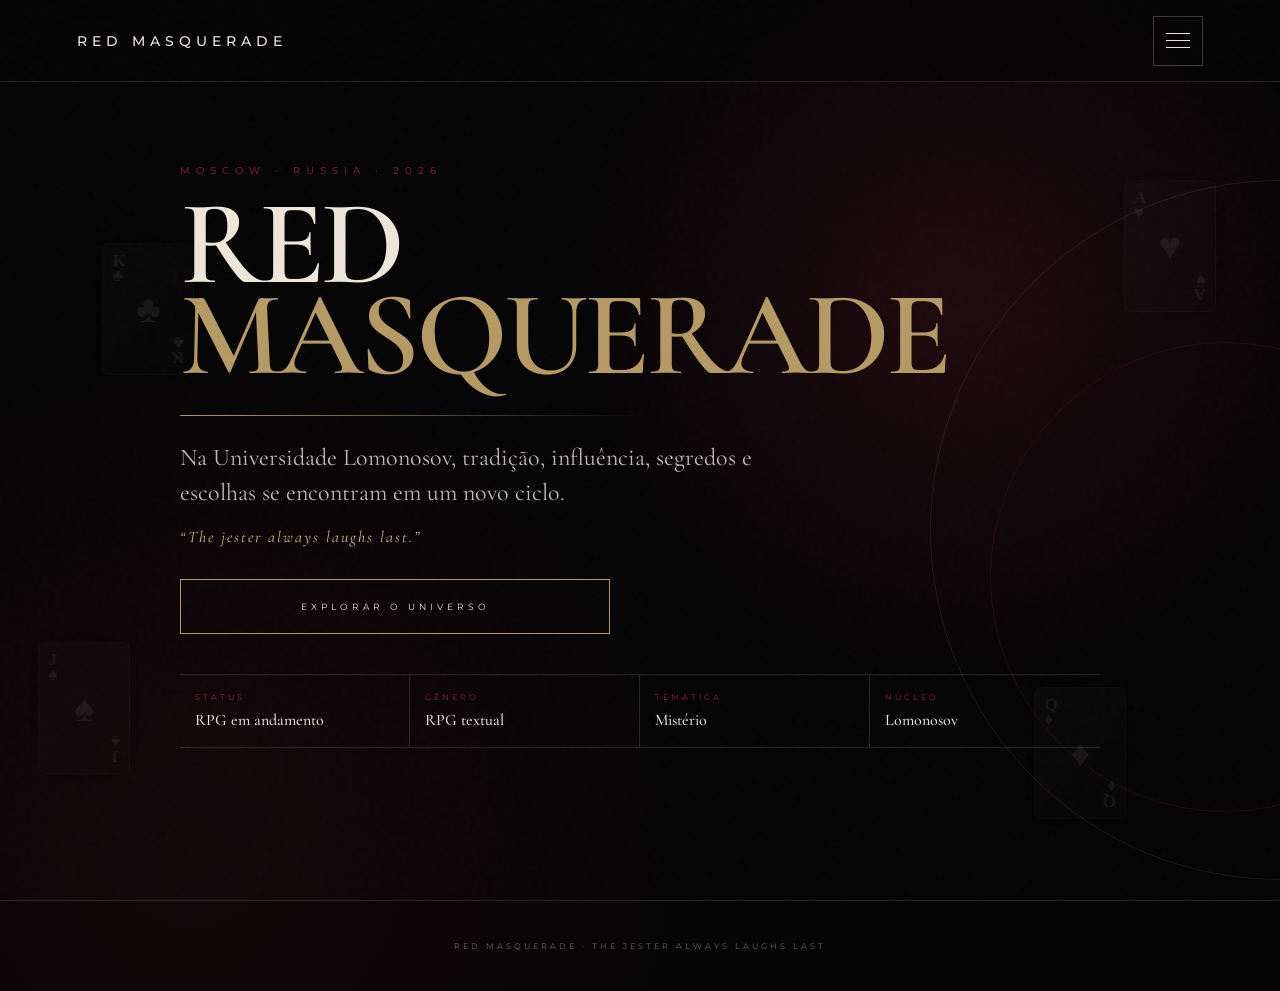
<file: index.html>
<!DOCTYPE html>
<html lang="pt-BR">

<head>

<meta charset="UTF-8">
<meta name="viewport" content="width=device-width, initial-scale=1.0">
<meta name="theme-color" content="#070607">

<title>RED MASQUERADE</title>

<style>

@import url('https://fonts.googleapis.com/css2?family=Cormorant+Garamond:wght@400;500;600;700&family=Montserrat:wght@300;400;500;600&display=swap');

:root{
    --black:#060506;
    --black2:#0c090a;
    --wine:#310b13;
    --red:#922238;
    --red-dark:#58101f;
    --gold:#b69a63;
    --gold-light:#d8bd82;
    --cream:#eee6da;
    --gray:#aaa19a;
    --gray-dark:#6f6863;
    --line:rgba(216,189,130,.18);
}

*{
    margin:0;
    padding:0;
    box-sizing:border-box;
}

html{
    scroll-behavior:smooth;
}

body{
    min-height:100vh;
    background:
        radial-gradient(circle at 75% 30%,rgba(146,34,56,.18),transparent 32%),
        radial-gradient(circle at 15% 85%,rgba(82,20,31,.18),transparent 35%),
        var(--black);
    color:var(--cream);
    font-family:'Cormorant Garamond',Georgia,serif;
    overflow-x:hidden;
}

a{
    color:inherit;
    text-decoration:none;
}

button{
    font-family:inherit;
}

/* =========================================================
   TEXTURA
========================================================= */

body:after{
    content:"";
    position:fixed;
    inset:0;
    pointer-events:none;
    z-index:999;
    opacity:.035;
    background-image:url("data:image/svg+xml,%3Csvg viewBox='0 0 200 200' xmlns='http://www.w3.org/2000/svg'%3E%3Cfilter id='n'%3E%3CfeTurbulence type='fractalNoise' baseFrequency='.8' numOctaves='3' stitchTiles='stitch'/%3E%3C/filter%3E%3Crect width='100%25' height='100%25' filter='url(%23n)' opacity='.5'/%3E%3C/svg%3E");
}

/* =========================================================
   CARTAS
========================================================= */

.playing-card{
    position:fixed;
    width:92px;
    height:132px;
    background:linear-gradient(135deg,rgba(245,239,229,.12),rgba(221,211,196,.07));
    color:rgba(245,239,229,.38);
    border:1px solid rgba(216,189,130,.13);
    border-radius:7px;
    box-shadow:0 0 35px rgba(146,34,56,.08);
    z-index:2;
    pointer-events:auto;
    cursor:pointer;
    display:flex;
    flex-direction:column;
    justify-content:space-between;
    padding:9px;
    font-family:Georgia,serif;
    opacity:.18;
    filter:blur(.2px);
    transition:opacity .8s ease,filter .8s ease;
    user-select:none;
    -webkit-user-select:none;
}

.playing-card:hover{
    opacity:.30;
    filter:blur(0);
}

.playing-card .corner{
    font-size:17px;
    line-height:.9;
    font-weight:bold;
}

.playing-card .symbol{
    align-self:center;
    font-size:38px;
    line-height:1;
}

.playing-card .bottom{
    transform:rotate(180deg);
}

.card-one{
    right:5%;
    top:20%;
    animation:floatingCardOne 13s ease-in-out infinite;
}

.card-two{
    left:3%;
    bottom:14%;
    animation:floatingCardTwo 17s ease-in-out infinite;
}

.card-three{
    right:12%;
    bottom:9%;
    animation:floatingCardThree 15s ease-in-out infinite;
}

.card-four{
    left:8%;
    top:27%;
    animation:floatingCardFour 19s ease-in-out infinite;
}

@keyframes floatingCardOne{
    0%{transform:translate3d(0,0,0) rotate(12deg);opacity:.12}
    25%{transform:translate3d(-15px,18px,0) rotate(16deg);opacity:.19}
    50%{transform:translate3d(12px,32px,0) rotate(8deg);opacity:.10}
    75%{transform:translate3d(-8px,12px,0) rotate(15deg);opacity:.21}
    100%{transform:translate3d(0,0,0) rotate(12deg);opacity:.12}
}

@keyframes floatingCardTwo{
    0%{transform:translate3d(0,0,0) rotate(-14deg);opacity:.10}
    30%{transform:translate3d(20px,-22px,0) rotate(-8deg);opacity:.18}
    60%{transform:translate3d(5px,-40px,0) rotate(-17deg);opacity:.08}
    80%{transform:translate3d(-15px,-18px,0) rotate(-11deg);opacity:.16}
    100%{transform:translate3d(0,0,0) rotate(-14deg);opacity:.10}
}

@keyframes floatingCardThree{
    0%{transform:translate3d(0,0,0) rotate(7deg);opacity:.08}
    35%{transform:translate3d(-25px,-15px,0) rotate(13deg);opacity:.17}
    65%{transform:translate3d(-10px,20px,0) rotate(3deg);opacity:.10}
    100%{transform:translate3d(0,0,0) rotate(7deg);opacity:.08}
}

@keyframes floatingCardFour{
    0%{transform:translate3d(0,0,0) rotate(-9deg);opacity:.06}
    30%{transform:translate3d(18px,25px,0) rotate(-3deg);opacity:.14}
    60%{transform:translate3d(-8px,45px,0) rotate(-13deg);opacity:.08}
    100%{transform:translate3d(0,0,0) rotate(-9deg);opacity:.06}
}

.playing-card.touched{
    animation:none;
    opacity:.40;
    filter:blur(0);
    transition:transform 1s cubic-bezier(.2,.8,.2,1),opacity .5s ease;
}

.card-one.touched{
    transform:translate3d(-55px,25px,0) rotate(30deg) scale(1.05);
}

.card-two.touched{
    transform:translate3d(55px,-35px,0) rotate(-30deg) scale(1.05);
}

.card-three.touched{
    transform:translate3d(-45px,-35px,0) rotate(-20deg) scale(1.05);
}

.card-four.touched{
    transform:translate3d(45px,35px,0) rotate(25deg) scale(1.05);
}

/* =========================================================
   CÍRCULOS
========================================================= */

.circle{
    position:fixed;
    border-radius:50%;
    pointer-events:none;
    z-index:1;
}

.circle-one{
    width:700px;
    height:700px;
    right:-350px;
    top:20%;
    border:1px solid rgba(182,154,99,.13);
    animation:rotateOne 35s linear infinite;
}

.circle-two{
    width:470px;
    height:470px;
    right:-180px;
    top:38%;
    border:1px solid rgba(146,34,56,.20);
    animation:rotateTwo 26s linear infinite;
}

@keyframes rotateOne{
    to{transform:rotate(360deg)}
}

@keyframes rotateTwo{
    to{transform:rotate(-360deg)}
}

/* =========================================================
   HEADER
========================================================= */

header{
    position:fixed;
    top:0;
    left:0;
    width:100%;
    height:82px;
    padding:0 6%;
    display:flex;
    align-items:center;
    justify-content:space-between;
    border-bottom:1px solid var(--line);
    background:rgba(6,5,6,.90);
    backdrop-filter:blur(15px);
    -webkit-backdrop-filter:blur(15px);
    z-index:500;
}

.logo{
    font-family:'Montserrat',Arial,sans-serif;
    font-size:14px;
    font-weight:500;
    letter-spacing:5px;
}

.menu-button{
    width:50px;
    height:50px;
    border:1px solid rgba(216,189,130,.30);
    background:transparent;
    color:var(--cream);
    display:flex;
    align-items:center;
    justify-content:center;
    cursor:pointer;
    transition:.3s;
}

.menu-button:hover{
    border-color:var(--gold);
    color:var(--gold-light);
}

.menu-icon{
    width:24px;
    display:flex;
    flex-direction:column;
    gap:6px;
}

.menu-icon span{
    width:100%;
    height:1px;
    background:currentColor;
    transition:.3s;
}

.menu-button.active .menu-icon span:nth-child(1){
    transform:translateY(7px) rotate(45deg);
}

.menu-button.active .menu-icon span:nth-child(2){
    opacity:0;
}

.menu-button.active .menu-icon span:nth-child(3){
    transform:translateY(-7px) rotate(-45deg);
}

/* =========================================================
   HOME
========================================================= */

.home{
    position:relative;
    min-height:100vh;
    padding:82px 6% 70px;
    display:flex;
    align-items:center;
    z-index:10;
    transition:opacity .5s,transform .5s;
}

.home.hidden{
    opacity:0;
    transform:scale(1.03);
    pointer-events:none;
}

.hero{
    width:min(920px,100%);
    margin:auto;
    position:relative;
    z-index:10;
}

.eyebrow{
    color:var(--red);
    font-family:'Montserrat',Arial,sans-serif;
    font-size:10px;
    letter-spacing:6px;
    margin-bottom:21px;
}

.hero-title{
    font-size:clamp(65px,10vw,120px);
    line-height:.76;
    letter-spacing:-4px;
    font-weight:600;
}

.hero-title .first{
    display:block;
    color:var(--cream);
}

.hero-title .second{
    display:block;
    color:var(--gold);
}

.hero-line{
    width:470px;
    max-width:75%;
    height:1px;
    margin:35px 0 25px;
    background:linear-gradient(90deg,var(--gold),transparent);
}

.hero-description{
    max-width:650px;
    color:#c5bbb2;
    font-size:clamp(18px,2.4vw,24px);
    line-height:1.45;
}

.hero-quote{
    margin-top:17px;
    color:var(--gold-light);
    font-size:16px;
    font-style:italic;
    letter-spacing:2px;
}

.hero-button{
    margin-top:32px;
    width:min(430px,100%);
    height:55px;
    border:1px solid var(--gold);
    background:transparent;
    color:var(--cream);
    font-family:'Montserrat',Arial,sans-serif;
    font-size:9px;
    letter-spacing:4px;
    cursor:pointer;
    transition:.35s;
}

.hero-button:hover{
    background:var(--gold);
    color:var(--black);
}

/* =========================================================
   STATUS
========================================================= */

.status-row{
    margin-top:40px;
    display:grid;
    grid-template-columns:repeat(4,1fr);
    border-top:1px solid var(--line);
    border-bottom:1px solid var(--line);
}

.status{
    padding:17px 15px;
    border-right:1px solid var(--line);
}

.status:last-child{
    border-right:0;
}

.status small{
    display:block;
    color:var(--red);
    font-family:'Montserrat',Arial,sans-serif;
    font-size:8px;
    letter-spacing:3px;
    margin-bottom:8px;
}

.status strong{
    font-size:16px;
    font-weight:500;
}

/* =========================================================
   MENU
========================================================= */

.menu-overlay{
    position:fixed;
    inset:0;
    padding-top:82px;
    background:
        radial-gradient(circle at 72% 45%,rgba(91,16,31,.30),transparent 40%),
        rgba(6,5,6,.985);
    z-index:400;
    opacity:0;
    visibility:hidden;
    pointer-events:none;
    transition:opacity .4s,visibility .4s;
    overflow-y:auto;
}

.menu-overlay.open{
    opacity:1;
    visibility:visible;
    pointer-events:auto;
}

.menu-inner{
    width:min(900px,88%);
    min-height:calc(100vh - 82px);
    margin:auto;
    padding:45px 0;
    display:flex;
    flex-direction:column;
    justify-content:center;
}

.menu-eyebrow{
    color:var(--red);
    font-family:'Montserrat',Arial,sans-serif;
    font-size:9px;
    letter-spacing:5px;
    margin-bottom:15px;
}

.menu-title{
    font-size:clamp(48px,8vw,82px);
    line-height:.88;
    margin-bottom:28px;
}

.menu-title span{
    color:var(--gold);
}

.menu-link{
    width:100%;
    padding:15px 4px;
    border-top:1px solid var(--line);
    display:flex;
    justify-content:space-between;
    align-items:center;
    font-size:clamp(19px,3vw,27px);
    transition:.3s;
}

.menu-link:last-child{
    border-bottom:1px solid var(--line);
}

.menu-link:hover{
    padding-left:18px;
    color:var(--gold-light);
}

.menu-number{
    color:var(--red);
    font-family:'Montserrat',Arial,sans-serif;
    font-size:8px;
    letter-spacing:3px;
}

/* =========================================================
   PÁGINAS
========================================================= */

.internal{
    position:fixed;
    inset:0;
    padding:110px 6% 60px;
    overflow-y:auto;
    background:
        radial-gradient(circle at 80% 35%,rgba(146,34,56,.15),transparent 35%),
        var(--black);
    z-index:300;
    opacity:0;
    visibility:hidden;
    pointer-events:none;
    transform:translateX(25px);
    transition:opacity .45s,transform .45s,visibility .45s;
}

.internal.active{
    opacity:1;
    visibility:visible;
    pointer-events:auto;
    transform:translateX(0);
}

.internal-inner{
    width:min(1050px,100%);
    margin:auto;
}

.back-button{
    padding:10px 16px;
    border:1px solid var(--line);
    background:transparent;
    color:var(--cream);
    cursor:pointer;
    font-family:'Montserrat',Arial,sans-serif;
    font-size:8px;
    letter-spacing:3px;
    margin-bottom:35px;
}

.back-button:hover{
    border-color:var(--gold);
    color:var(--gold);
}

.internal-eyebrow{
    color:var(--red);
    font-family:'Montserrat',Arial,sans-serif;
    font-size:9px;
    letter-spacing:5px;
    margin-bottom:15px;
}

.internal-title{
    font-size:clamp(48px,7vw,82px);
    line-height:.87;
    margin-bottom:24px;
}

.internal-title span{
    color:var(--gold);
}

.internal-intro{
    max-width:780px;
    color:#c3b9b0;
    font-size:19px;
    line-height:1.55;
}

/* =========================================================
   HISTÓRIA
========================================================= */

.story{
    margin-top:45px;
    max-width:850px;
}

.story h3{
    color:var(--gold-light);
    font-size:29px;
    margin-bottom:13px;
}

.story p{
    color:#b4aaa2;
    font-size:18px;
    line-height:1.62;
    margin-bottom:20px;
}

/* =========================================================
   INFORMAÇÕES
========================================================= */

.info-grid{
    margin-top:42px;
    display:grid;
    grid-template-columns:repeat(2,1fr);
    gap:12px;
}

.info-box{
    padding:24px;
    border:1px solid var(--line);
    background:rgba(255,255,255,.012);
}

.info-box h4{
    color:var(--gold-light);
    font-size:21px;
    margin-bottom:10px;
}

.info-box p{
    color:var(--gray);
    font-size:16px;
    line-height:1.55;
}

/* =========================================================
   LISTAS
========================================================= */

.content-list{
    margin-top:40px;
}

.content-list h3{
    color:var(--gold-light);
    font-size:29px;
    margin-bottom:18px;
}

.list-grid{
    display:grid;
    grid-template-columns:repeat(3,1fr);
    gap:8px;
}

.list-item{
    padding:13px 15px;
    border:1px solid var(--line);
    background:rgba(255,255,255,.012);
    color:#c5bbb2;
    font-size:15px;
}

/* =========================================================
   FRATERNIDADES
========================================================= */

.fraternity-grid{
    margin-top:42px;
    display:grid;
    grid-template-columns:repeat(3,1fr);
    gap:15px;
}

.fraternity-card{
    min-height:390px;
    padding:24px;
    border:1px solid var(--line);
    background:linear-gradient(145deg,rgba(155,38,56,.12),rgba(0,0,0,.2));
    cursor:pointer;
    display:flex;
    flex-direction:column;
    align-items:center;
    text-align:center;
    transition:.35s;
}

.fraternity-card:hover{
    transform:translateY(-6px);
    border-color:var(--gold);
}

.fraternity-number{
    align-self:flex-start;
    color:var(--red);
    font-family:'Montserrat',Arial,sans-serif;
    font-size:8px;
    letter-spacing:4px;
}

.fraternity-image{
    width:135px;
    height:135px;
    object-fit:cover;
    margin:25px 0 20px;
    border:1px solid rgba(216,189,130,.35);
    box-shadow:0 15px 35px rgba(0,0,0,.45);
}

.fraternity-card h3{
    font-size:28px;
    line-height:1;
}

.fraternity-card p{
    margin-top:10px;
    color:var(--gold-light);
    font-family:'Montserrat',Arial,sans-serif;
    font-size:8px;
    letter-spacing:3px;
}

/* =========================================================
   DETALHES DAS FRATERNIDADES
========================================================= */

.fraternity-detail{
    display:none;
    margin-top:35px;
}

.fraternity-detail.active{
    display:block;
}

.detail-header{
    display:grid;
    grid-template-columns:170px 1fr;
    gap:30px;
    align-items:center;
    margin-bottom:40px;
}

.detail-image{
    width:170px;
    height:170px;
    object-fit:cover;
    border:1px solid rgba(216,189,130,.35);
}

.detail-title{
    font-size:clamp(40px,6vw,70px);
    line-height:.9;
}

.detail-title span{
    color:var(--gold);
}

.motto{
    margin-top:13px;
    color:var(--gold-light);
    font-family:'Montserrat',Arial,sans-serif;
    font-size:9px;
    letter-spacing:4px;
}

.detail-grid{
    display:grid;
    grid-template-columns:repeat(2,1fr);
    gap:12px;
}

.detail-box{
    padding:24px;
    border:1px solid var(--line);
    background:rgba(255,255,255,.012);
}

.detail-box h4{
    color:var(--gold-light);
    font-size:20px;
    margin-bottom:9px;
}

.detail-box p{
    color:var(--gray);
    font-size:16px;
    line-height:1.55;
}

/* =========================================================
   REGRAS
========================================================= */

.rules{
    margin-top:40px;
    display:grid;
    gap:10px;
}

.rule{
    padding:21px 23px;
    border-left:2px solid var(--red);
    background:rgba(255,255,255,.018);
}

.rule strong{
    display:block;
    color:var(--gold-light);
    font-size:19px;
    margin-bottom:6px;
}

.rule p{
    color:var(--gray);
    font-size:16px;
    line-height:1.5;
}

/* =========================================================
   NPCS
========================================================= */

.npc-grid{
    margin-top:42px;
    display:grid;
    grid-template-columns:repeat(2,1fr);
    gap:18px;
}

.npc-card{
    position:relative;
    overflow:hidden;
    border:1px solid var(--line);
    background:
        linear-gradient(
            145deg,
            rgba(155,38,56,.10),
            rgba(255,255,255,.012)
        );
    cursor:pointer;
    transition:.35s;
}

.npc-card:hover{
    border-color:rgba(216,189,130,.55);
    transform:translateY(-5px);
}

.npc-photo{
    width:100%;
    height:340px;
    object-fit:cover;
    display:block;
    filter:saturate(.88);
    transition:.5s;
}

.npc-card:hover .npc-photo{
    transform:scale(1.025);
    filter:saturate(1);
}

.npc-info{
    padding:21px 22px 23px;
    background:
        linear-gradient(
            to bottom,
            rgba(6,5,6,.72),
            rgba(6,5,6,.98)
        );
}

.npc-category{
    color:var(--red);
    font-family:'Montserrat',Arial,sans-serif;
    font-size:8px;
    letter-spacing:3px;
    margin-bottom:8px;
}

.npc-info h3{
    font-size:29px;
    line-height:1;
    font-weight:600;
}

.npc-role{
    margin-top:9px;
    color:var(--gold-light);
    font-family:'Montserrat',Arial,sans-serif;
    font-size:8px;
    line-height:1.5;
    letter-spacing:2px;
    text-transform:uppercase;
}

.npc-card .npc-arrow{
    position:absolute;
    right:18px;
    bottom:20px;
    color:var(--gold);
    font-family:'Montserrat',Arial,sans-serif;
    font-size:14px;
    opacity:.7;
    transition:.3s;
}

.npc-card:hover .npc-arrow{
    opacity:1;
    transform:translateX(4px);
}

/* =========================================================
   DETALHE DOS NPCS
========================================================= */

.npc-detail{
    display:none;
    margin-top:35px;
}

.npc-detail.active{
    display:block;
}

.npc-detail-header{
    display:grid;
    grid-template-columns:260px 1fr;
    gap:32px;
    align-items:end;
    padding-bottom:32px;
    border-bottom:1px solid var(--line);
}

.npc-detail-photo{
    width:260px;
    height:330px;
    object-fit:cover;
    border:1px solid rgba(216,189,130,.35);
    box-shadow:0 20px 45px rgba(0,0,0,.45);
}

.npc-detail-name{
    font-size:clamp(42px,6vw,72px);
    line-height:.88;
    margin-bottom:13px;
}

.npc-detail-name span{
    color:var(--gold);
}

.npc-detail-role{
    color:var(--gold-light);
    font-family:'Montserrat',Arial,sans-serif;
    font-size:9px;
    letter-spacing:3px;
    line-height:1.6;
}

.npc-detail-description{
    max-width:780px;
    margin-top:35px;
}

.npc-detail-description p{
    color:#b4aaa2;
    font-size:18px;
    line-height:1.65;
    margin-bottom:20px;
}

.npc-facts{
    margin-top:38px;
    display:grid;
    grid-template-columns:repeat(2,1fr);
    gap:12px;
}

.npc-fact{
    padding:21px;
    border:1px solid var(--line);
    background:rgba(255,255,255,.012);
}

.npc-fact small{
    display:block;
    color:var(--red);
    font-family:'Montserrat',Arial,sans-serif;
    font-size:8px;
    letter-spacing:3px;
    margin-bottom:7px;
}

.npc-fact strong{
    color:var(--cream);
    font-size:18px;
    font-weight:500;
    line-height:1.4;
}

.npc-back{
    margin-bottom:30px;
}

/* =========================================================
   EVENTOS / LOCAIS
========================================================= */

.event-grid{
    margin-top:40px;
    display:grid;
    grid-template-columns:repeat(3,1fr);
    gap:12px;
}

.event-card{
    min-height:180px;
    padding:24px;
    border:1px solid var(--line);
    background:rgba(255,255,255,.012);
    transition:.3s;
}

.event-card:hover{
    border-color:var(--gold);
    transform:translateY(-4px);
}

.event-card small{
    color:var(--red);
    font-family:'Montserrat',Arial,sans-serif;
    font-size:8px;
    letter-spacing:3px;
}

.event-card h3{
    margin-top:25px;
    font-size:25px;
}

.event-card p{
    margin-top:8px;
    color:var(--gray);
    font-size:15px;
    line-height:1.45;
}

/* =========================================================
   WHATSAPP
========================================================= */

.whatsapp-area{
    margin-top:40px;
    display:flex;
    flex-wrap:wrap;
    gap:12px;
}

.whatsapp{
    min-height:52px;
    padding:0 25px;
    border:1px solid var(--gold);
    display:flex;
    align-items:center;
    justify-content:center;
    font-family:'Montserrat',Arial,sans-serif;
    font-size:9px;
    letter-spacing:3px;
    transition:.3s;
}

.whatsapp:hover{
    background:var(--gold);
    color:var(--black);
}

.whatsapp.red{
    border-color:var(--red);
}

.whatsapp.red:hover{
    background:var(--red);
    color:var(--cream);
}

/* =========================================================
   FOOTER
========================================================= */

footer{
    position:relative;
    z-index:20;
    padding:40px 6%;
    border-top:1px solid var(--line);
    text-align:center;
    color:var(--gray-dark);
    font-family:'Montserrat',Arial,sans-serif;
    font-size:8px;
    letter-spacing:3px;
}

/* =========================================================
   TABLET
========================================================= */

@media(max-width:850px){

    .fraternity-grid{
        grid-template-columns:1fr 1fr;
    }

    .event-grid{
        grid-template-columns:1fr 1fr;
    }

    .npc-grid{
        grid-template-columns:1fr 1fr;
    }

    .npc-photo{
        height:300px;
    }

}

/* =========================================================
   CELULAR
========================================================= */

@media(max-width:600px){

    header{
        height:70px;
        padding:0 18px;
    }

    .logo{
        font-size:11px;
        letter-spacing:3px;
    }

    .menu-button{
        width:44px;
        height:44px;
    }

    .home{
        min-height:100svh;
        padding:70px 20px 40px;
    }

    .eyebrow{
        font-size:8px;
        letter-spacing:3px;
        margin-bottom:15px;
    }

    .hero-title{
        font-size:43px;
        line-height:.84;
        letter-spacing:-1.5px;
    }

    .hero-line{
        width:75%;
        margin:23px 0 20px;
    }

    .hero-description{
        font-size:16px;
        max-width:330px;
    }

    .hero-quote{
        font-size:12px;
        letter-spacing:1.2px;
    }

    .hero-button{
        width:100%;
        height:49px;
        margin-top:25px;
        font-size:8px;
        letter-spacing:2.5px;
    }

    .status-row{
        margin-top:27px;
        grid-template-columns:1fr 1fr;
    }

    .status{
        min-height:62px;
        padding:12px;
    }

    .status:nth-child(2){
        border-right:0;
    }

    .status strong{
        font-size:13px;
    }

    .status small{
        font-size:7px;
        letter-spacing:2px;
    }

    .playing-card{
        width:55px;
        height:78px;
        padding:5px;
        border-radius:4px;
    }

    .playing-card .corner{
        font-size:10px;
    }

    .playing-card .symbol{
        font-size:22px;
    }

    .card-one{
        right:-10px;
        top:20%;
    }

    .card-two{
        left:-10px;
        bottom:7%;
    }

    .card-three{
        right:-8px;
        bottom:3%;
    }

    .card-four{
        display:none;
    }

    .menu-overlay{
        padding-top:70px;
    }

    .menu-inner{
        width:calc(100% - 40px);
        min-height:calc(100svh - 70px);
        padding:30px 0;
    }

    .menu-title{
        font-size:44px;
        margin-bottom:20px;
    }

    .menu-link{
        padding:11px 2px;
        font-size:17px;
    }

    .internal{
        padding:90px 20px 40px;
    }

    .internal-title{
        font-size:43px;
    }

    .internal-intro{
        font-size:16px;
    }

    .story{
        margin-top:30px;
    }

    .story h3{
        font-size:25px;
    }

    .story p{
        font-size:16px;
    }

    .info-grid{
        grid-template-columns:1fr;
    }

    .list-grid{
        grid-template-columns:1fr;
    }

    .fraternity-grid{
        grid-template-columns:1fr;
    }

    .fraternity-card{
        min-height:290px;
    }

    .fraternity-image{
        width:100px;
        height:100px;
        margin:20px 0 14px;
    }

    .fraternity-card h3{
        font-size:25px;
    }

    .detail-header{
        grid-template-columns:90px 1fr;
        gap:16px;
    }

    .detail-image{
        width:90px;
        height:90px;
    }

    .detail-title{
        font-size:29px;
    }

    .detail-grid{
        grid-template-columns:1fr;
    }

    .detail-box{
        padding:18px;
    }

    .detail-box h4{
        font-size:18px;
    }

    .detail-box p{
        font-size:14px;
    }

    .npc-grid{
        grid-template-columns:1fr;
        gap:14px;
    }

    .npc-photo{
        height:380px;
    }

    .npc-info{
        padding:18px 18px 21px;
    }

    .npc-info h3{
        font-size:26px;
        padding-right:25px;
    }

    .npc-detail-header{
        grid-template-columns:105px 1fr;
        gap:17px;
        align-items:end;
    }

    .npc-detail-photo{
        width:105px;
        height:145px;
    }

    .npc-detail-name{
        font-size:30px;
        line-height:.9;
    }

    .npc-detail-role{
        font-size:7px;
        letter-spacing:2px;
    }

    .npc-detail-description{
        margin-top:28px;
    }

    .npc-detail-description p{
        font-size:16px;
        line-height:1.58;
    }

    .npc-facts{
        grid-template-columns:1fr;
        gap:9px;
        margin-top:28px;
    }

    .npc-fact{
        padding:17px;
    }

    .npc-fact strong{
        font-size:16px;
    }

    .event-grid{
        grid-template-columns:1fr;
    }

    .event-card{
        min-height:150px;
    }

    .whatsapp-area{
        flex-direction:column;
    }

    .whatsapp{
        width:100%;
    }

    .circle-one{
        width:450px;
        height:450px;
        right:-300px;
    }

    .circle-two{
        width:300px;
        height:300px;
        right:-190px;
    }

}

/* =========================================================
   CELULARES PEQUENOS
========================================================= */

@media(max-width:380px){

    .hero-title{
        font-size:38px;
    }

    .hero-description{
        font-size:15px;
    }

    .status strong{
        font-size:12px;
    }

    .npc-photo{
        height:330px;
    }

}

</style>

</head>

<body>

<div class="playing-card card-one">
    <div class="corner">A<br>♥</div>
    <div class="symbol">♥</div>
    <div class="corner bottom">A<br>♥</div>
</div>

<div class="playing-card card-two">
    <div class="corner">J<br>♠</div>
    <div class="symbol">♠</div>
    <div class="corner bottom">J<br>♠</div>
</div>

<div class="playing-card card-three">
    <div class="corner">Q<br>♦</div>
    <div class="symbol">♦</div>
    <div class="corner bottom">Q<br>♦</div>
</div>

<div class="playing-card card-four">
    <div class="corner">K<br>♣</div>
    <div class="symbol">♣</div>
    <div class="corner bottom">K<br>♣</div>
</div>

<div class="circle circle-one"></div>
<div class="circle circle-two"></div>

<header>

    <a href="#" class="logo" id="homeLogo">
        RED MASQUERADE
    </a>

    <button class="menu-button" id="menuButton" aria-label="Abrir menu">

        <span class="menu-icon">
            <span></span>
            <span></span>
            <span></span>
        </span>

    </button>

</header>

<main class="home" id="home">

    <div class="hero">

        <div class="eyebrow">
            MOSCOW · RUSSIA · 2026
        </div>

        <h1 class="hero-title">
            <span class="first">RED</span>
            <span class="second">MASQUERADE</span>
        </h1>

        <div class="hero-line"></div>

        <p class="hero-description">
            Na Universidade Lomonosov, tradição,
            influência, segredos e escolhas se encontram
            em um novo ciclo.
        </p>

        <p class="hero-quote">
            “The jester always laughs last.”
        </p>

        <button class="hero-button" id="exploreButton">
            EXPLORAR O UNIVERSO
        </button>

        <div class="status-row">

            <div class="status">
                <small>STATUS</small>
                <strong>RPG em andamento</strong>
            </div>

            <div class="status">
                <small>GÊNERO</small>
                <strong>RPG textual</strong>
            </div>

            <div class="status">
                <small>TEMÁTICA</small>
                <strong>Mistério</strong>
            </div>

            <div class="status">
                <small>NÚCLEO</small>
                <strong>Lomonosov</strong>
            </div>

        </div>

    </div>

</main>

<section class="menu-overlay" id="menuOverlay">

    <div class="menu-inner">

        <div class="menu-eyebrow">
            RED MASQUERADE · UNIVERSO
        </div>

        <h2 class="menu-title">
            Explore o <span>universo</span>
        </h2>

        <a href="#" class="menu-link" data-page="universidade">
            <span>Universidade</span>
            <span class="menu-number">01</span>
        </a>

        <a href="#" class="menu-link" data-page="fraternidades">
            <span>Fraternidades</span>
            <span class="menu-number">02</span>
        </a>

        <a href="#" class="menu-link" data-page="echo">
            <span>The University Echo</span>
            <span class="menu-number">03</span>
        </a>

        <a href="#" class="menu-link" data-page="masquerade">
            <span>RED MASQUERADE</span>
            <span class="menu-number">04</span>
        </a>

        <a href="#" class="menu-link" data-page="npcs">
            <span>NPCs</span>
            <span class="menu-number">05</span>
        </a>

        <a href="#" class="menu-link" data-page="locais">
            <span>Locais</span>
            <span class="menu-number">06</span>
        </a>

        <a href="#" class="menu-link" data-page="eventos">
            <span>Eventos</span>
            <span class="menu-number">07</span>
        </a>

        <a href="#" class="menu-link" data-page="timeline">
            <span>Linha do Tempo</span>
            <span class="menu-number">08</span>
        </a>

        <a href="#" class="menu-link" data-page="regras">
            <span>Regras</span>
            <span class="menu-number">09</span>
        </a>

        <a href="#" class="menu-link" data-page="participar">
            <span>Participar</span>
            <span class="menu-number">10</span>
        </a>

    </div>

</section>

<section class="internal" id="universidade">

    <div class="internal-inner">

        <button class="back-button">
            ← VOLTAR
        </button>

        <div class="internal-eyebrow">
            UNIVERSIDADE LOMONOSOV · 1755
        </div>

        <h2 class="internal-title">
            A <span>Lomonosov</span>
        </h2>

        <p class="internal-intro">
            A Universidade Lomonosov ocupa o centro do
            universo de Red Masquerade. Fundada em 1755,
            sua história atravessa gerações e permanece
            ligada à tradição, ao prestígio e à influência
            exercida por seus estudantes e pelas instituições
            que a cercam.
        </p>

        <div class="story">

            <h3>História</h3>

            <p>
                Fundada em 1755, a universidade carrega
                séculos de tradição acadêmica. Sua existência
                atravessou diferentes períodos históricos e
                consolidou a instituição como um dos grandes
                centros de formação e influência de Moscou.
            </p>

            <p>
                A vida dentro da Lomonosov não se limita às
                salas de aula. A universidade possui uma
                dimensão acadêmica e social própria, onde
                estudantes convivem, constroem relações,
                participam de atividades e encontram diferentes
                grupos que disputam espaço e influência.
            </p>

            <p>
                Por trás da imagem de prestígio existe também
                uma relação próxima com famílias, empresas e
                organizações privadas. Essa rede faz com que
                determinados nomes e acontecimentos ultrapassem
                os limites do campus.
            </p>

        </div>

        <div class="info-grid">

            <div class="info-box">
                <h4>Estrutura pública</h4>
                <p>
                    A Lomonosov possui estrutura pública,
                    mantendo uma tradição acadêmica construída
                    ao longo de séculos.
                </p>
            </div>

            <div class="info-box">
                <h4>Prestígio</h4>
                <p>
                    A universidade é marcada por tradição,
                    reputação e influência dentro da sociedade
                    de Moscou.
                </p>
            </div>

            <div class="info-box">
                <h4>Vida acadêmica</h4>
                <p>
                    Cursos, atividades extracurriculares,
                    esportes, arte e organizações estudantis
                    fazem parte da rotina.
                </p>
            </div>

            <div class="info-box">
                <h4>Vida social</h4>
                <p>
                    Além da formação acadêmica, o campus é
                    cenário para relações, rivalidades,
                    festas, eventos e acontecimentos.
                </p>
            </div>

        </div>

        <div class="content-list">

            <h3>Cursos</h3>

            <div class="list-grid">

                <div class="list-item">Medicina</div>
                <div class="list-item">Enfermagem</div>
                <div class="list-item">Administração</div>
                <div class="list-item">Economia</div>
                <div class="list-item">Relações Internacionais</div>
                <div class="list-item">Ciência Política</div>
                <div class="list-item">Perícia Criminal</div>
                <div class="list-item">Criminologia</div>
                <div class="list-item">Biologia</div>
                <div class="list-item">Biomedicina</div>
                <div class="list-item">Arquitetura</div>
                <div class="list-item">Engenharia</div>
                <div class="list-item">Ciência da Computação</div>
                <div class="list-item">Artes</div>
                <div class="list-item">Fotografia</div>
                <div class="list-item">Moda</div>
                <div class="list-item">Design</div>
                <div class="list-item">Jornalismo</div>
                <div class="list-item">Direito</div>
                <div class="list-item">Agricultura</div>
                <div class="list-item">Medicina Veterinária</div>
                <div class="list-item">História</div>

            </div>

        </div>

        <div class="content-list">

            <h3>Atividades extracurriculares</h3>

            <div class="list-grid">

                <div class="list-item">Boxe</div>
                <div class="list-item">Jornal</div>
                <div class="list-item">Hóquei</div>
                <div class="list-item">Patinação no gelo</div>
                <div class="list-item">Pintura</div>
                <div class="list-item">Botânica</div>
                <div class="list-item">Debate</div>
                <div class="list-item">Teatro</div>
                <div class="list-item">Dança</div>
                <div class="list-item">Música</div>
                <div class="list-item">Esgrima</div>
                <div class="list-item">Xadrez</div>
                <div class="list-item">Clube de idiomas</div>

            </div>

        </div>

        <div class="story">

            <h3>Moradia</h3>

            <p>
                Os estudantes podem encontrar diferentes
                formas de moradia durante sua permanência
                na universidade: alojamentos, casas das
                fraternidades ou residências fora do campus.
            </p>

        </div>

    </div>

</section>

<section class="internal" id="fraternidades">

    <div class="internal-inner">

        <button class="back-button">
            ← VOLTAR
        </button>

        <div class="internal-eyebrow">
            TRÊS CASAS · TRÊS IDENTIDADES
        </div>

        <h2 class="internal-title">
            As <span>Fraternidades</span>
        </h2>

        <p class="internal-intro">
            As três fraternidades ocupam posições diferentes
            dentro do universo da Lomonosov. Cada uma possui
            sua própria história, identidade, hierarquia,
            princípios e tradições.
        </p>

        <div class="fraternity-grid" id="fraternityGrid">

            <article class="fraternity-card" data-fraternity="goldenDetail">

                <div class="fraternity-number">01</div>

                <img
                    src="img/Golden_Knights_escudo_v2.jpg"
                    class="fraternity-image"
                    alt="Escudo dos Golden Knights"
                >

                <h3>The Golden Knights</h3>
                <p>STRENGTH &amp; HONOR</p>

            </article>

            <article class="fraternity-card" data-fraternity="foxDetail">

                <div class="fraternity-number">02</div>

                <img
                    src="img/Winter_Foxes_escudo_v2.jpg"
                    class="fraternity-image"
                    alt="Escudo das Winter Foxes"
                >

                <h3>The Winter Foxes</h3>
                <p>ENDURANCE &amp; CUNNING</p>

            </article>

            <article class="fraternity-card" data-fraternity="crowDetail">

                <div class="fraternity-number">03</div>

                <img
                    src="img/Iron_Crows_escudo_v2.jpg"
                    class="fraternity-image"
                    alt="Escudo dos Iron Crows"
                >

                <h3>The Iron Crows</h3>
                <p>STRENGTH &amp; RELENTLESS</p>

            </article>

        </div>

        <div class="fraternity-detail" id="goldenDetail">

            <button class="back-button fraternity-back">
                ← FRATERNIDADES
            </button>

            <div class="detail-header">

                <img
                    src="img/Golden_Knights_escudo_v2.jpg"
                    class="detail-image"
                    alt="Golden Knights"
                >

                <div>

                    <div class="internal-eyebrow">
                        01 · GOLDEN KNIGHTS
                    </div>

                    <h3 class="detail-title">
                        The <span>Golden Knights</span>
                    </h3>

                    <div class="motto">
                        STRENGTH &amp; HONOR
                    </div>

                </div>

            </div>

            <div class="story">

                <h3>História</h3>

                <p>
                    Fundada em 1907, a Golden Knights é a
                    mais antiga entre as três fraternidades
                    estabelecidas no universo atual da
                    Lomonosov.
                </p>

                <p>
                    Sua identidade é construída sobre a ideia
                    de força e honra. A fraternidade mantém
                    uma estrutura rígida e hierárquica,
                    valorizando vínculos internos, lealdade
                    e discrição.
                </p>

                <p>
                    Sua sede está localizada em um clube
                    privado de elite em Moscou, reforçando
                    a distância entre a fraternidade e a
                    vida universitária comum.
                </p>

            </div>

            <div class="detail-grid">

                <div class="detail-box">
                    <h4>Fundação</h4>
                    <p>1907.</p>
                </div>

                <div class="detail-box">
                    <h4>Perfil</h4>
                    <p>Exclusivamente masculina.</p>
                </div>

                <div class="detail-box">
                    <h4>Cores</h4>
                    <p>Dourado e preto.</p>
                </div>

                <div class="detail-box">
                    <h4>Símbolo</h4>
                    <p>Leão.</p>
                </div>

                <div class="detail-box">
                    <h4>Sede</h4>
                    <p>Clube privado de elite em Moscou.</p>
                </div>

                <div class="detail-box">
                    <h4>Entrada</h4>
                    <p>Candidatura aberta, sem período específico.</p>
                </div>

                <div class="detail-box">
                    <h4>Hierarquia</h4>
                    <p>
                        Líder, Vice-líder, Conselho,
                        Membros, Novatos/Candidatos e Mentor.
                    </p>
                </div>

                <div class="detail-box">
                    <h4>Princípios</h4>
                    <p>
                        Lealdade, honra, discrição,
                        hierarquia e proteção da fraternidade.
                    </p>
                </div>

                <div class="detail-box">
                    <h4>Tradições</h4>
                    <p>
                        Jantares de gala e reuniões secretas
                        em porões históricos.
                    </p>
                </div>

                <div class="detail-box">
                    <h4>Desafio</h4>
                    <p>
                        O desafio de entrada não é divulgado
                        no site.
                    </p>
                </div>

            </div>

        </div>

        <div class="fraternity-detail" id="foxDetail">

            <button class="back-button fraternity-back">
                ← FRATERNIDADES
            </button>

            <div class="detail-header">

                <img
                    src="img/Winter_Foxes_escudo_v2.jpg"
                    class="detail-image"
                    alt="Winter Foxes"
                >

                <div>

                    <div class="internal-eyebrow">
                        02 · WINTER FOXES
                    </div>

                    <h3 class="detail-title">
                        The <span>Winter Foxes</span>
                    </h3>

                    <div class="motto">
                        ENDURANCE &amp; CUNNING
                    </div>

                </div>

            </div>

            <div class="story">

                <h3>História</h3>

                <p>
                    Fundada em 1957, a Winter Foxes possui
                    uma identidade diretamente ligada à
                    Universidade Lomonosov e à sua ala
                    histórica.
                </p>

                <p>
                    A fraternidade feminina se construiu
                    ao redor de valores como resistência,
                    astúcia, discrição e proteção das
                    informações internas.
                </p>

                <p>
                    Para as Winter Foxes, informação possui
                    valor. A coleta, a troca e o uso estratégico
                    de segredos fazem parte de sua cultura
                    e de suas tradições.
                </p>

            </div>

            <div class="detail-grid">

                <div class="detail-box">
                    <h4>Fundação</h4>
                    <p>1957.</p>
                </div>

                <div class="detail-box">
                    <h4>Perfil</h4>
                    <p>Exclusivamente feminina.</p>
                </div>

                <div class="detail-box">
                    <h4>Cores</h4>
                    <p>Prata e azul-gelo.</p>
                </div>

                <div class="detail-box">
                    <h4>Símbolo</h4>
                    <p>Raposa.</p>
                </div>

                <div class="detail-box">
                    <h4>Sede</h4>
                    <p>Ala histórica da Universidade Lomonosov.</p>
                </div>

                <div class="detail-box">
                    <h4>Entrada</h4>
                    <p>Candidatura aberta, sem período específico.</p>
                </div>

                <div class="detail-box">
                    <h4>Hierarquia</h4>
                    <p>
                        Líder, Vice-líder, Conselho,
                        Membros, Novatas/Candidatas e Mentor.
                    </p>
                </div>

                <div class="detail-box">
                    <h4>Princípios</h4>
                    <p>
                        Lealdade, discrição, proteção,
                        hierarquia e cuidado com informações internas.
                    </p>
                </div>

                <div class="detail-box">
                    <h4>Tradições</h4>
                    <p>
                        Coleta e troca de informações,
                        uso estratégico de segredos e circulação
                        de informações privilegiadas.
                    </p>
                </div>

                <div class="detail-box">
                    <h4>Desafio</h4>
                    <p>
                        O desafio de entrada não é divulgado
                        no site.
                    </p>
                </div>

            </div>

        </div>

        <div class="fraternity-detail" id="crowDetail">

            <button class="back-button fraternity-back">
                ← FRATERNIDADES
            </button>

            <div class="detail-header">

                <img
                    src="img/Iron_Crows_escudo_v2.jpg"
                    class="detail-image"
                    alt="Iron Crows"
                >

                <div>

                    <div class="internal-eyebrow">
                        03 · IRON CROWS
                    </div>

                    <h3 class="detail-title">
                        The <span>Iron Crows</span>
                    </h3>

                    <div class="motto">
                        STRENGTH &amp; RELENTLESS
                    </div>

                </div>

            </div>

            <div class="story">

                <h3>História</h3>

                <p>
                    Fundada em 1982, a Iron Crows representa
                    uma estrutura diferente das duas
                    fraternidades mais antigas.
                </p>

                <p>
                    O grupo é misto e possui poucas regras,
                    dando grande importância à liberdade
                    individual e à responsabilidade pelas
                    próprias escolhas.
                </p>

                <p>
                    Sua sede, um clube noturno privado em
                    Moscou, combina com a reputação construída
                    ao redor de festas, riscos, jogos e
                    acontecimentos exclusivos.
                </p>

            </div>

            <div class="detail-grid">

                <div class="detail-box">
                    <h4>Fundação</h4>
                    <p>1982.</p>
                </div>

                <div class="detail-box">
                    <h4>Perfil</h4>
                    <p>Grupo misto.</p>
                </div>

                <div class="detail-box">
                    <h4>Cores</h4>
                    <p>Cinza e vermelho-sangue.</p>
                </div>

                <div class="detail-box">
                    <h4>Símbolo</h4>
                    <p>Corvo.</p>
                </div>

                <div class="detail-box">
                    <h4>Sede</h4>
                    <p>Clube noturno privado em Moscou.</p>
                </div>

                <div class="detail-box">
                    <h4>Entrada</h4>
                    <p>Candidatura aberta, sem período específico.</p>
                </div>

                <div class="detail-box">
                    <h4>Hierarquia</h4>
                    <p>
                        Líder, Vice-líder, Conselho,
                        Membros, Novatos/Candidatos e Mentor.
                    </p>
                </div>

                <div class="detail-box">
                    <h4>Princípios</h4>
                    <p>
                        Liberdade, lealdade e responsabilidade
                        pelas próprias escolhas.
                    </p>
                </div>

                <div class="detail-box">
                    <h4>Tradições</h4>
                    <p>
                        Festas, jogos de azar, desafios de risco
                        e eventos exclusivos ou secretos.
                    </p>
                </div>

                <div class="detail-box">
                    <h4>Desafio</h4>
                    <p>
                        O desafio de entrada não é divulgado
                        no site.
                    </p>
                </div>

            </div>

        </div>

    </div>

</section>

<section class="internal" id="echo">

    <div class="internal-inner">

        <button class="back-button">
            ← VOLTAR
        </button>

        <div class="internal-eyebrow">
            IMPRENSA · LOMONOSOV
        </div>

        <h2 class="internal-title">
            The University <span>Echo</span>
        </h2>

        <p class="internal-intro">
            O jornal da universidade ocupa um espaço
            importante dentro da vida acadêmica e social
            da Lomonosov. Notícias, matérias, entrevistas
            e informações circulam através de sua redação.
        </p>

        <div class="story">

            <h3>A redação</h3>

            <p>
                A estrutura do jornal é formada por cargos
                definidos e vagas limitadas. A administração
                do jornal é conduzida pela editora-chefe
                Taryn Frost Durant.
            </p>

            <p>
                Além das matérias oficiais, o jornal também
                possui o Burn Book, espaço associado a
                informações e fofocas enviadas pelos
                participantes.
            </p>

        </div>

        <div class="info-grid">

            <div class="info-box">
                <h4>Editora-chefe</h4>
                <p>Taryn Frost Durant.</p>
            </div>

            <div class="info-box">
                <h4>Estrutura</h4>
                <p>Redação com cargos definidos e vagas limitadas.</p>
            </div>

            <div class="info-box">
                <h4>Burn Book</h4>
                <p>Espaço para informações e fofocas.</p>
            </div>

            <div class="info-box">
                <h4>Participação</h4>
                <p>
                    Informações poderão ser enviadas
                    através do formulário definido pela administração.
                </p>
            </div>

        </div>

    </div>

</section>

<section class="internal" id="masquerade">

    <div class="internal-inner">

        <button class="back-button">
            ← VOLTAR
        </button>

        <div class="internal-eyebrow">
            THE MYSTERY
        </div>

        <h2 class="internal-title">
            RED <span>MASQUERADE</span>
        </h2>

        <p class="internal-intro">
            Existe uma parte da história da Lomonosov
            que não pertence oficialmente à universidade,
            às fraternidades ou ao jornal.

            É nesse espaço que surge a RED MASQUERADE.
        </p>

        <div class="story">

            <h3>O que é a RED MASQUERADE</h3>

            <p>
                A RED MASQUERADE está diretamente ligada
                ao mistério que envolve o universo do RPG.
                Sua presença se manifesta através de
                publicações, informações e segredos que
                chegam aos participantes.
            </p>

        </div>

        <div class="story">

            <h3>O Jester</h3>

            <p>
                O Jester é a figura associada à RED MASQUERADE.
                Sua identidade permanece desconhecida.
            </p>

            <p>
                A identidade e os segredos do Jester não serão
                revelados no site.
            </p>

        </div>

        <div class="story">

            <h3>Ekaterina Volkov</h3>

            <p>
                O nome de Ekaterina Volkov está ligado
                ao surgimento da página dentro dos
                acontecimentos de 2026.
            </p>

        </div>

        <div class="info-grid">

            <div class="info-box">
                <h4>Publicações</h4>
                <p>
                    A RED MASQUERADE poderá publicar
                    informações relacionadas aos acontecimentos.
                </p>
            </div>

            <div class="info-box">
                <h4>Segredos</h4>
                <p>
                    Informações e segredos fazem parte
                    do funcionamento da narrativa.
                </p>
            </div>

            <div class="info-box">
                <h4>Envio</h4>
                <p>
                    Informações poderão ser enviadas
                    conforme os mecanismos definidos
                    pela administração.
                </p>
            </div>

            <div class="info-box">
                <h4>Administração</h4>
                <p>
                    A seleção das informações publicadas
                    fica sob responsabilidade da administração.
                </p>
            </div>

        </div>

    </div>

</section>

<section class="internal" id="npcs">

    <div class="internal-inner">

        <button class="back-button">
            ← VOLTAR
        </button>

        <div id="npcList">

            <div class="internal-eyebrow">
                PERSONAGENS OFICIAIS
            </div>

            <h2 class="internal-title">
                Pessoas do <span>Universo</span>
            </h2>

            <p class="internal-intro">
                A Universidade Lomonosov é feita de pessoas.
                Médicos, professores, funcionários e figuras
                ligadas às fraternidades compõem o ecossistema
                da instituição. Cada um carrega sua própria
                história, seu papel e suas motivações.
            </p>

            <div class="story">
                <h3>Doctors &amp; Medical Staff</h3>
            </div>

            <div class="npc-grid">

                <article class="npc-card" data-npc="athenaDetail">

                    <img
                        src="img/Athena_Lare_Trevarrow.jpg"
                        class="npc-photo"
                        alt="Athena Lare Trevarrow"
                    >

                    <div class="npc-info">

                        <div class="npc-category">
                            DOCTORS &amp; MEDICAL STAFF
                        </div>

                        <h3>Athena Lare Trevarrow</h3>

                        <div class="npc-role">
                            30 anos · Médica Pediatra /
                            Cirurgiã Cardiovascular
                        </div>

                    </div>

                    <div class="npc-arrow">→</div>

                </article>

                <article class="npc-card" data-npc="opheliaDetail">

                    <img
                        src="img/Ophelia_Fletchers.jpg"
                        class="npc-photo"
                        alt="Ophelia Fletchers"
                    >

                    <div class="npc-info">

                        <div class="npc-category">
                            DOCTORS &amp; MEDICAL STAFF
                        </div>

                        <h3>Ophelia Fletchers</h3>

                        <div class="npc-role">
                            28 anos · Médica Neurologista /
                            Ex-militar Alemã
                        </div>

                    </div>

                    <div class="npc-arrow">→</div>

                </article>

            </div>

            <div class="story">
                <h3>Legal Figures &amp; Faculty</h3>
            </div>

            <div class="npc-grid">

                <article class="npc-card" data-npc="isabelDetail">

                    <img
                        src="img/Isabel_Elizabeth_Frost_Durant.jpg"
                        class="npc-photo"
                        alt="Isabel Elizabeth Frost Durant"
                    >

                    <div class="npc-info">

                        <div class="npc-category">
                            LEGAL FIGURES &amp; FACULTY
                        </div>

                        <h3>Isabel Elizabeth Frost Durant</h3>

                        <div class="npc-role">
                            37 anos · Advogada / Juíza /
                            Professora de Direito
                        </div>

                    </div>

                    <div class="npc-arrow">→</div>

                </article>

                <article class="npc-card" data-npc="eloyDetail">

                    <img
                        src="img/Eloy_Caelan_Donavan_Durant.jpg"
                        class="npc-photo"
                        alt="Eloy Caelan Donavan Durant"
                    >

                    <div class="npc-info">

                        <div class="npc-category">
                            LEGAL FIGURES &amp; FACULTY
                        </div>

                        <h3>Eloy Caelan Donavan Durant</h3>

                        <div class="npc-role">
                            47 anos · Professor de Direito /
                            Advogado Criminal
                        </div>

                    </div>

                    <div class="npc-arrow">→</div>

                </article>

            </div>

            <div class="story">
                <h3>Fraternity-Related Figures</h3>
            </div>

            <div class="npc-grid">

                <article class="npc-card" data-npc="katyaDetail">

                    <img
                        src="img/Katya_Sokolova.jpg"
                        class="npc-photo"
                        alt="Katya Sokolova"
                    >

                    <div class="npc-info">

                        <div class="npc-category">
                            FRATERNITY-RELATED FIGURE
                        </div>

                        <h3>Katya Sokolova</h3>

                        <div class="npc-role">
                            24 anos · Assistente Administrativa
                            da Reitoria
                        </div>

                    </div>

                    <div class="npc-arrow">→</div>

                </article>

            </div>

            <div class="story">
                <h3>University Leadership</h3>
            </div>

            <div class="npc-grid">

                <article class="npc-card" data-npc="vladimirDetail">

                    <img
                        src="img/Vladimir_Nikolaevich_Sokolov.jpg"
                        class="npc-photo"
                        alt="Vladimir Nikolaevich Sokolov"
                    >

                    <div class="npc-info">

                        <div class="npc-category">
                            UNIVERSITY LEADERSHIP
                        </div>

                        <h3>Vladimir Nikolaevich Sokolov</h3>

                        <div class="npc-role">
                            56 anos · Reitor da
                            Universidade Lomonosov
                        </div>

                    </div>

                    <div class="npc-arrow">→</div>

                </article>

                <article class="npc-card" data-npc="alexeiDetail">

                    <img
                        src="img/Alexei_Vasilievich_Morozov.jpg"
                        class="npc-photo"
                        alt="Alexei Vasilievich Morozov"
                    >

                    <div class="npc-info">

                        <div class="npc-category">
                            COMMUNICATION &amp; PUBLIC IMAGE
                        </div>

                        <h3>Alexei Vasilievich Morozov</h3>

                        <div class="npc-role">
                            34 anos · Diretor de Comunicação
                            e Relações Públicas
                        </div>

                    </div>

                    <div class="npc-arrow">→</div>

                </article>

            </div>

        </div>

        <!-- ATHENA -->

        <div class="npc-detail" id="athenaDetail">

            <button class="back-button npc-back">
                ← NPCs
            </button>

            <div class="npc-detail-header">

                <img
                    src="img/Athena_Lare_Trevarrow.jpg"
                    class="npc-detail-photo"
                    alt="Athena Lare Trevarrow"
                >

                <div>

                    <div class="internal-eyebrow">
                        DOCTORS &amp; MEDICAL STAFF
                    </div>

                    <h2 class="npc-detail-name">
                        Athena <span>Trevarrow</span>
                    </h2>

                    <div class="npc-detail-role">
                        30 ANOS · MÉDICA PEDIATRA /
                        CIRURGIÃ CARDIOVASCULAR
                    </div>

                </div>

            </div>

            <div class="npc-detail-description">

                <p>
                    Athena Lare Trevarrow é uma médica
                    dedicada e precisa, conhecida por sua
                    capacidade de tomar decisões rápidas
                    em situações de vida ou morte. Especialista
                    em emergências neonatais e cirurgias
                    cardíacas, construiu uma carreira sólida
                    no hospital universitário.
                </p>

                <p>
                    Nascida na França, Athena pertence a uma
                    linhagem da antiga monarquia e cresceu
                    cercada pelo peso de seu sobrenome. Sua
                    posição familiar foi parte do que a levou
                    à Lomonosov, onde também construiu sua
                    própria reputação através da liderança
                    e da medicina.
                </p>

                <p>
                    Durante seus anos como estudante, Athena
                    liderou as Winter Foxes. Após se formar,
                    deixou a posição de liderança e passou a
                    atuar como conselheira da fraternidade,
                    função que mantém até hoje e que é de
                    conhecimento público.
                </p>

                <p>
                    Sua ligação com a fraternidade permanece
                    forte, mas Athena não vive presa ao passado.
                    Atualmente, sua principal dedicação é a
                    medicina e o hospital universitário.
                </p>

                    
                </p>

                <p>
                    Athena não possui nenhum segredo relevante
                    escondido de sua história. O que existe
                    sobre seu passado e sua ligação com as
                    Winter Foxes é conhecido.
                </p>

            </div>

            <div class="npc-facts">

                <div class="npc-fact">
                    <small>NACIONALIDADE</small>
                    <strong>Francesa.</strong>
                </div>

                <div class="npc-fact">
                    <small>PROFISSÃO</small>
                    <strong>Pediatra e cirurgiã cardiovascular.</strong>
                </div>

                <div class="npc-fact">
                    <small>FRATERNIDADE</small>
                    <strong>Ex-líder das Winter Foxes.</strong>
                </div>

                <div class="npc-fact">
                    <small>POSIÇÃO ATUAL</small>
                    <strong>Conselheira das Winter Foxes.</strong>
                </div>

            </div>

        </div>

        <!-- OPHELIA -->

        <div class="npc-detail" id="opheliaDetail">

            <button class="back-button npc-back">
                ← NPCs
            </button>

            <div class="npc-detail-header">

                <img
                    src="img/Ophelia_Fletchers.jpg"
                    class="npc-detail-photo"
                    alt="Ophelia Fletchers"
                >

                <div>

                    <div class="internal-eyebrow">
                        DOCTORS &amp; MEDICAL STAFF
                    </div>

                    <h2 class="npc-detail-name">
                        Ophelia <span>Fletchers</span>
                    </h2>

                    <div class="npc-detail-role">
                        28 ANOS · MÉDICA NEUROLOGISTA /
                        EX-MILITAR ALEMÃ
                    </div>

                </div>

            </div>

            <div class="npc-detail-description">

                <p>
                    Ophelia é uma das médicas mais jovens
                    e talentosas da Lomonosov. Sua trajetória
                    é incomum: antes de construir sua carreira
                    na medicina, serviu no exército alemão.
                </p>

                <p>
                    Depois de deixar a carreira militar,
                    especializou-se em neurologia e construiu
                    uma reputação internacional, sendo chamada
                    para coordenar pesquisas e projetos
                    científicos dentro da universidade.
                </p>

                <p>
                    Sua postura fria e calculista esconde
                    uma mente brilhante e uma capacidade
                    impressionante de análise. Ophelia observa
                    antes de agir e raramente demonstra aquilo
                    que está pensando.
                </p>

                <p>
                    Ela não confia facilmente nas pessoas
                    e mantém grande parte de seus colegas
                    à distância. Ainda assim, sua dedicação
                    à medicina e à pesquisa é inquestionável.
                </p>

            </div>

            <div class="npc-facts">

                <div class="npc-fact">
                    <small>IDADE</small>
                    <strong>28 anos.</strong>
                </div>

                <div class="npc-fact">
                    <small>PROFISSÃO</small>
                    <strong>Médica neurologista.</strong>
                </div>

                <div class="npc-fact">
                    <small>PASSADO</small>
                    <strong>Ex-militar alemã.</strong>
                </div>

                <div class="npc-fact">
                    <small>ATUAÇÃO</small>
                    <strong>Medicina, neurologia e pesquisa.</strong>
                </div>

            </div>

        </div>

        <!-- ISABEL -->

        <div class="npc-detail" id="isabelDetail">

            <button class="back-button npc-back">
                ← NPCs
            </button>

            <div class="npc-detail-header">

                <img
                    src="img/Isabel_Elizabeth_Frost_Durant.jpg"
                    class="npc-detail-photo"
                    alt="Isabel Elizabeth Frost Durant"
                >

                <div>

                    <div class="internal-eyebrow">
                        LEGAL FIGURES &amp; FACULTY
                    </div>

                    <h2 class="npc-detail-name">
                        Isabel Elizabeth <span>Frost Durant</span>
                    </h2>

                    <div class="npc-detail-role">
                        37 ANOS · ADVOGADA / JUÍZA /
                        PROFESSORA DE DIREITO
                    </div>

                </div>

            </div>

            <div class="npc-detail-description">

                <p>
                    Isabel Elizabeth Frost Durant construiu
                    sua carreira defendendo pessoas em momentos
                    de vulnerabilidade. Especialista em Direito
                    de Família, atua em casos de guarda, divórcio,
                    adoção e sucessões.
                </p>

                <p>
                    Além de sua atuação jurídica, Isabel também
                    é professora de Direito na Universidade
                    Lomonosov, levando para a sala de aula a
                    experiência acumulada ao longo de sua carreira.
                </p>

                <p>
                    Sua sensibilidade e firmeza a tornaram uma
                    figura de confiança dentro e fora da
                    universidade. Muitos alunos procuram Isabel
                    para orientação em questões pessoais e
                    familiares.
                </p>

                <p>
                    Isabel é conhecida por ouvir com atenção
                    e transformar histórias complexas em
                    argumentos sólidos. Apesar da serenidade,
                    é uma mulher determinada que não recua
                    diante de injustiças.
                </p>

            </div>

            <div class="npc-facts">

                <div class="npc-fact">
                    <small>IDADE</small>
                    <strong>37 anos.</strong>
                </div>

                <div class="npc-fact">
                    <small>PROFISSÃO</small>
                    <strong>Advogada, juíza e professora de Direito.</strong>
                </div>

                <div class="npc-fact">
                    <small>ESPECIALIDADE</small>
                    <strong>Direito de Família.</strong>
                </div>

            </div>

        </div>

        <!-- ELOY -->

        <div class="npc-detail" id="eloyDetail">

            <button class="back-button npc-back">
                ← NPCs
            </button>

            <div class="npc-detail-header">

                <img
                    src="img/Eloy_Caelan_Donavan_Durant.jpg"
                    class="npc-detail-photo"
                    alt="Eloy Caelan Donavan Durant"
                >

                <div>

                    <div class="internal-eyebrow">
                        LEGAL FIGURES &amp; FACULTY
                    </div>

                    <h2 class="npc-detail-name">
                        Eloy Caelan Donavan <span>Durant</span>
                    </h2>

                    <div class="npc-detail-role">
                        47 ANOS · PROFESSOR DE DIREITO /
                        ADVOGADO CRIMINAL
                    </div>

                </div>

            </div>

            <div class="npc-detail-description">

                <p>
                    Eloy Caelan Donavan Durant é professor
                    de Direito da Lomonosov e advogado criminal.
                    Sua entrada no corpo docente aconteceu no
                    início do ano letivo, quando foi convidado
                    para lecionar Direito Empresarial e Criminal.
                </p>

                <p>
                    Sua carreira como advogado, embora marcada
                    por poucos casos, sempre foi guiada pela
                    ética e pela sinceridade. Essas mesmas
                    características aparecem em sua maneira
                    de ensinar.
                </p>

                <p>
                    Eloy não suporta a hipocrisia e não se
                    curva facilmente à hierarquia da universidade.
                    Essa postura faz dele uma figura controversa
                    entre colegas e alunos, mas também alguém
                    respeitado por aqueles que valorizam sua
                    franqueza.
                </p>


            </div>

            <div class="npc-facts">

                <div class="npc-fact">
                    <small>IDADE</small>
                    <strong>47 anos.</strong>
                </div>

                <div class="npc-fact">
                    <small>PROFISSÃO</small>
                    <strong>Professor de Direito e advogado criminal.</strong>
                </div>

                <div class="npc-fact">
                    <small>DISCIPLINAS</small>
                    <strong>Direito Empresarial e Direito Criminal.</strong>
                </div>


            </div>

        </div>

        <!-- KATYA -->

        <div class="npc-detail" id="katyaDetail">

            <button class="back-button npc-back">
                ← NPCs
            </button>

            <div class="npc-detail-header">

                <img
                    src="img/Katya_Sokolova.jpg"
                    class="npc-detail-photo"
                    alt="Katya Sokolova"
                >

                <div>

                    <div class="internal-eyebrow">
                        FRATERNITY-RELATED FIGURE
                    </div>

                    <h2 class="npc-detail-name">
                        Katya <span>Sokolova</span>
                    </h2>

                    <div class="npc-detail-role">
                        24 ANOS · ASSISTENTE ADMINISTRATIVA
                        DA REITORIA
                    </div>

                </div>

            </div>

            <div class="npc-detail-description">

                <p>
                    Katya Sokolova é a assistente pessoal do
                    reitor Vladimir Sokolov e uma das funcionárias
                    mais eficientes da universidade.
                </p>

                <p>
                    É responsável por organizar reuniões,
                    eventos oficiais, documentos e a
                    correspondência da administração. Sua
                    capacidade de manter tudo em ordem fez
                    dela uma presença indispensável na reitoria.
                </p>

                <p>
                    Fora de suas funções administrativas,
                    Katya é membra ativa das Winter Foxes,
                    onde ocupa o cargo de tesoureira.
                </p>

                <p>
                    Discreta, organizada e extremamente leal
                    à fraternidade, Katya possui também um
                    talento natural para encontrar informações.
                    Essa habilidade faz com que seja valiosa
                    tanto para a reitoria quanto para as
                    Winter Foxes.
                </p>

            </div>

            <div class="npc-facts">

                <div class="npc-fact">
                    <small>IDADE</small>
                    <strong>24 anos.</strong>
                </div>

                <div class="npc-fact">
                    <small>CARGO</small>
                    <strong>Assistente administrativa da Reitoria.</strong>
                </div>

                <div class="npc-fact">
                    <small>FRATERNIDADE</small>
                    <strong>The Winter Foxes.</strong>
                </div>

                <div class="npc-fact">
                    <small>FUNÇÃO</small>
                    <strong>Tesoureira das Winter Foxes.</strong>
                </div>

            </div>

        </div>

        <!-- VLADIMIR -->

        <div class="npc-detail" id="vladimirDetail">

            <button class="back-button npc-back">
                ← NPCs
            </button>

            <div class="npc-detail-header">

                <img
                    src="img/Vladimir_Nikolaevich_Sokolov.jpg"
                    class="npc-detail-photo"
                    alt="Vladimir Nikolaevich Sokolov"
                >

                <div>

                    <div class="internal-eyebrow">
                        UNIVERSITY LEADERSHIP
                    </div>

                    <h2 class="npc-detail-name">
                        Vladimir Nikolaevich <span>Sokolov</span>
                    </h2>

                    <div class="npc-detail-role">
                        56 ANOS · REITOR DA UNIVERSIDADE
                        LOMONOSOV
                    </div>

                </div>

            </div>

            <div class="npc-detail-description">

                <p>
                    Vladimir Nikolaevich Sokolov é reitor da
                    Universidade Lomonosov há oito anos.
                    Nascido em São Petersburgo em uma família
                    de intelectuais, construiu uma carreira
                    sólida antes de assumir a liderança da
                    instituição.
                </p>

                <p>
                    Sua formação e trajetória como historiador
                    e diplomata cultural fizeram dele um homem
                    acostumado a lidar com diferentes grupos
                    e interesses.
                </p>

                <p>
                    Vladimir é conhecido por sua postura
                    diplomática e por sua habilidade em negociar
                    com as famílias mais poderosas ligadas
                    à universidade.
                </p>

                <p>
                    Reservado, raramente aparece em eventos
                    sem um propósito claro. Sua posição exige
                    que esteja constantemente equilibrando
                    os interesses acadêmicos, sociais e
                    institucionais da Lomonosov.
                </p>

            </div>

            <div class="npc-facts">

                <div class="npc-fact">
                    <small>IDADE</small>
                    <strong>56 anos.</strong>
                </div>

                <div class="npc-fact">
                    <small>CARGO</small>
                    <strong>Reitor da Universidade Lomonosov.</strong>
                </div>

                <div class="npc-fact">
                    <small>NASCIMENTO</small>
                    <strong>São Petersburgo.</strong>
                </div>

                <div class="npc-fact">
                    <small>FORMAÇÃO</small>
                    <strong>História e diplomacia cultural.</strong>
                </div>

            </div>

        </div>

        <!-- ALEXEI -->

        <div class="npc-detail" id="alexeiDetail">

            <button class="back-button npc-back">
                ← NPCs
            </button>

            <div class="npc-detail-header">

                <img
                    src="img/Alexei_Vasilievich_Morozov.jpg"
                    class="npc-detail-photo"
                    alt="Alexei Vasilievich Morozov"
                >

                <div>

                    <div class="internal-eyebrow">
                        COMMUNICATION &amp; PUBLIC IMAGE
                    </div>

                    <h2 class="npc-detail-name">
                        Alexei Vasilievich <span>Morozov</span>
                    </h2>

                    <div class="npc-detail-role">
                        34 ANOS · DIRETOR DE COMUNICAÇÃO
                        E RELAÇÕES PÚBLICAS
                    </div>

                </div>

            </div>

            <div class="npc-detail-description">

                <p>
                    Alexei Morozov é o homem responsável por
                    proteger a imagem pública da Universidade
                    Lomonosov. Ocupa o cargo de Diretor de
                    Comunicação e Relações Públicas há quatro
                    anos.
                </p>

                <p>
                    Com uma carreira consolidada em relações
                    públicas e assessoria de imprensa, trouxe
                    para a universidade uma abordagem moderna
                    e estratégica para lidar com a imagem
                    institucional.
                </p>

                <p>
                    Alexei acompanha a maneira como acontecimentos,
                    eventos e decisões da universidade chegam
                    ao público. Seu trabalho exige discrição,
                    planejamento e capacidade de controlar
                    situações delicadas.
                </p>

                <p>
                    Ele também é responsável por supervisionar
                    o The University Echo, mantendo uma ligação
                    direta com a comunicação oficial da
                    instituição e com a redação do jornal.
                </p>

            </div>

            <div class="npc-facts">

                <div class="npc-fact">
                    <small>IDADE</small>
                    <strong>34 anos.</strong>
                </div>

                <div class="npc-fact">
                    <small>CARGO</small>
                    <strong>Diretor de Comunicação e Relações Públicas.</strong>
                </div>

                <div class="npc-fact">
                    <small>ATUAÇÃO</small>
                    <strong>Imagem pública e relações institucionais.</strong>
                </div>

                <div class="npc-fact">
                    <small>RESPONSABILIDADE</small>
                    <strong>Supervisão do The University Echo.</strong>
                </div>

            </div>

        </div>

    </div>

</section>

<section class="internal" id="locais">

    <div class="internal-inner">

        <button class="back-button">
            ← VOLTAR
        </button>

        <div class="internal-eyebrow">
            CAMPUS · MOSCOU
        </div>

        <h2 class="internal-title">
            <span>Locais</span>
        </h2>

        <p class="internal-intro">
            O universo do RPG se estende para além das
            salas da universidade. O campus e Moscou
            possuem espaços que poderão se tornar
            importantes para a narrativa.
        </p>

        <div class="event-grid">

            <div class="event-card">
                <small>CAMPUS</small>
                <h3>Prédio Principal</h3>
                <p>Centro da estrutura universitária.</p>
            </div>

            <div class="event-card">
                <small>CAMPUS</small>
                <h3>Biblioteca</h3>
                <p>Espaço acadêmico da universidade.</p>
            </div>

            <div class="event-card">
                <small>CAMPUS</small>
                <h3>Teatro</h3>
                <p>Um dos espaços culturais.</p>
            </div>

            <div class="event-card">
                <small>CAMPUS</small>
                <h3>Antigo Teatro</h3>
                <p>Um dos locais existentes no campus.</p>
            </div>

            <div class="event-card">
                <small>CAMPUS</small>
                <h3>Laboratórios</h3>
                <p>Estruturas acadêmicas e científicas.</p>
            </div>

            <div class="event-card">
                <small>CAMPUS</small>
                <h3>Centro Esportivo</h3>
                <p>Espaço destinado aos esportes.</p>
            </div>

            <div class="event-card">
                <small>CAMPUS</small>
                <h3>Pista de Hóquei</h3>
                <p>Uma das estruturas esportivas.</p>
            </div>

            <div class="event-card">
                <small>CAMPUS</small>
                <h3>Pista de Patinação</h3>
                <p>Espaço esportivo e recreativo.</p>
            </div>

            <div class="event-card">
                <small>CAMPUS</small>
                <h3>Jardim Botânico</h3>
                <p>Uma das áreas do campus.</p>
            </div>

            <div class="event-card">
                <small>MOSCOW</small>
                <h3>Hospital</h3>
                <p>Estrutura médica da cidade.</p>
            </div>

            <div class="event-card">
                <small>MOSCOW</small>
                <h3>Delegacia</h3>
                <p>Estrutura de segurança pública.</p>
            </div>

            <div class="event-card">
                <small>MOSCOW</small>
                <h3>Instituto de Perícia</h3>
                <p>Local ligado à perícia.</p>
            </div>

        </div>

    </div>

</section>

<section class="internal" id="eventos">

    <div class="internal-inner">

        <button class="back-button">
            ← VOLTAR
        </button>

        <div class="internal-eyebrow">
            CALENDÁRIO · LOMONOSOV
        </div>

        <h2 class="internal-title">
            Grandes <span>Eventos</span>
        </h2>

        <p class="internal-intro">
            A vida acadêmica e social da Lomonosov é marcada
            por eventos que reúnem estudantes, fraternidades,
            membros da universidade e convidados.
        </p>

        <div class="event-grid">

            <div class="event-card">
                <small>01</small>
                <h3>Baile de Boas-Vindas</h3>
                <p>O início de um novo ciclo universitário.</p>
            </div>

            <div class="event-card">
                <small>02</small>
                <h3>Baile de Inverno</h3>
                <p>Uma das grandes noites do calendário.</p>
            </div>

            <div class="event-card">
                <small>03</small>
                <h3>Jogos Universitários</h3>
                <p>Competição e rivalidade entre estudantes.</p>
            </div>

            <div class="event-card">
                <small>04</small>
                <h3>Festival de Artes</h3>
                <p>Celebração das atividades artísticas.</p>
            </div>

            <div class="event-card">
                <small>05</small>
                <h3>Semana do The University Echo</h3>
                <p>Semana dedicada ao jornal universitário.</p>
            </div>

            <div class="event-card">
                <small>06</small>
                <h3>Gala das Fraternidades</h3>
                <p>Evento envolvendo as três fraternidades.</p>
            </div>

            <div class="event-card">
                <small>07</small>
                <h3>Festival de Primavera</h3>
                <p>Um dos eventos sociais do calendário.</p>
            </div>

            <div class="event-card">
                <small>08</small>
                <h3>Cerimônia de Encerramento</h3>
                <p>Encerramento do ciclo acadêmico.</p>
            </div>

            <div class="event-card">
                <small>09</small>
                <h3>Eventos da RED MASQUERADE</h3>
                <p>
                    Acontecimentos especiais poderão
                    surgir ao longo do RPG.
                </p>
            </div>

        </div>

    </div>

</section>

<section class="internal" id="timeline">

    <div class="internal-inner">

        <button class="back-button">
            ← VOLTAR
        </button>

        <div class="internal-eyebrow">
            HISTÓRIA
        </div>

        <h2 class="internal-title">
            Linha do <span>Tempo</span>
        </h2>

        <p class="internal-intro">
            Os acontecimentos que formam a base histórica
            do universo conhecido até o início do RPG.
        </p>

        <div class="rules">

            <div class="rule">
                <strong>1755 · Fundação da Universidade</strong>
                <p>A Universidade Lomonosov é fundada.</p>
            </div>

            <div class="rule">
                <strong>1907 · Golden Knights</strong>
                <p>Fundação da Golden Knights.</p>
            </div>

            <div class="rule">
                <strong>1957 · Winter Foxes</strong>
                <p>Fundação da Winter Foxes.</p>
            </div>

            <div class="rule">
                <strong>1982 · Iron Crows</strong>
                <p>Fundação da Iron Crows.</p>
            </div>

            <div class="rule">
                <strong>2026 · Retorno</strong>
                <p>
                    Retorno dos estudantes e morte
                    de Ekaterina Volkov.
                </p>
            </div>

            <div class="rule">
                <strong>2026 · RED MASQUERADE</strong>
                <p>Surgimento da RED MASQUERADE.</p>
            </div>

        </div>

    </div>

</section>

<section class="internal" id="regras">

    <div class="internal-inner">

        <button class="back-button">
            ← VOLTAR
        </button>

        <div class="internal-eyebrow">
            RED MASQUERADE · RPG
        </div>

        <h2 class="internal-title">
            Regras do <span>RPG</span>
        </h2>

        <p class="internal-intro">
            As regras existem para preservar a organização,
            a narrativa e a convivência entre todos os
            participantes. O objetivo é permitir liberdade
            dentro do universo sem transformar a liberdade
            em prejuízo para os demais jogadores.
        </p>

        <div class="rules">

            <div class="rule">
                <strong>01 · RPG textual</strong>
                <p>
                    O Red Masquerade é um RPG textual.
                    As ações, relações e acontecimentos
                    dos personagens são desenvolvidos
                    através da escrita.
                </p>
            </div>

            <div class="rule">
                <strong>02 · Mínimo de 20 linhas</strong>
                <p>
                    As interações devem respeitar o mínimo
                    de 20 linhas estabelecido pela administração.
                </p>
            </div>

            <div class="rule">
                <strong>03 · Até dois personagens</strong>
                <p>
                    Cada jogador poderá possuir até dois
                    personagens, respeitando as condições
                    determinadas pela administração.
                </p>
            </div>

            <div class="rule">
                <strong>04 · Metagame proibido</strong>
                <p>
                    Informações conhecidas pelo jogador,
                    mas não pelo personagem, não podem
                    ser utilizadas como conhecimento dentro
                    da narrativa.
                </p>
            </div>

            <div class="rule">
                <strong>05 · Consequências narrativas</strong>
                <p>
                    Escolhas possuem consequências.
                    Ações realizadas dentro do RPG podem
                    alterar relações, situações e caminhos
                    narrativos.
                </p>
            </div>

            <div class="rule">
                <strong>06 · Morte mediante acordo</strong>
                <p>
                    A morte de um personagem deverá ocorrer
                    mediante acordo quando não estiver
                    diretamente ligada ao plot central.
                </p>
            </div>

            <div class="rule">
                <strong>07 · Ninguém está protegido</strong>
                <p>
                    Nenhum personagem está protegido das
                    consequências da narrativa. Isso inclui
                    personagens ligados à administração.
                </p>
            </div>

            <div class="rule">
                <strong>08 · Troca de personagem</strong>
                <p>
                    A troca de personagem somente poderá
                    ser realizada durante o período de
                    abertura das fichas.
                </p>
            </div>

            <div class="rule">
                <strong>09 · Reservas</strong>
                <p>
                    As reservas serão realizadas durante
                    a semana determinada pelos administradores.
                </p>
            </div>

            <div class="rule">
                <strong>10 · Conteúdo +18</strong>
                <p>
                    Conteúdo adulto deve ser sinalizado
                    e mantido em ambiente privado adequado.
                </p>
            </div>

            <div class="rule">
                <strong>11 · Plágio proibido</strong>
                <p>
                    É proibido copiar personagens,
                    textos, conceitos ou criações
                    pertencentes a outros participantes.
                </p>
            </div>

            <div class="rule">
                <strong>12 · Saída do RPG</strong>
                <p>
                    Jogadores que decidirem deixar o RPG
                    devem comunicar a administração.
                </p>
            </div>

            <div class="rule">
                <strong>13 · Ausência</strong>
                <p>
                    A ausência prolongada poderá resultar
                    na remoção do jogador, de acordo com
                    as regras da administração.
                </p>
            </div>

            <div class="rule">
                <strong>14 · Descumprimento</strong>
                <p>
                    O descumprimento das regras poderá
                    resultar na remoção do RPG.
                </p>
            </div>

            <div class="rule">
                <strong>15 · Ouvidoria</strong>
                <p>
                    Problemas, conflitos ou situações que
                    precisem de intervenção devem ser
                    encaminhados à administração através
                    da ouvidoria.
                </p>
            </div>

        </div>

    </div>

</section>

<section class="internal" id="participar">

    <div class="internal-inner">

        <button class="back-button">
            ← VOLTAR
        </button>

        <div class="internal-eyebrow">
            PARTICIPE DO RPG
        </div>

        <h2 class="internal-title">
            Entre na <span>História</span>
        </h2>

        <p class="internal-intro">
            As fichas e reservas não ficam permanentemente
            disponíveis dentro do site. A administração
            disponibiliza os procedimentos através dos
            canais oficiais durante os períodos determinados.
        </p>

        <div class="story">

            <h3>Fichas e reservas</h3>

            <p>
                As fichas e reservas são disponibilizadas
                pela administração no canal oficial do
                WhatsApp durante os períodos determinados.
            </p>

            <p>
                O formulário será enviado no grupo de avisos
                do RPG quando estiver disponível.
            </p>

        </div>

        <div class="whatsapp-area">

            <a
                href="https://whatsapp.com/channel/0029Vb8ZvdCJkK7DJfdsOY32"
                target="_blank"
                rel="noopener"
                class="whatsapp"
            >
                CANAL OFICIAL
            </a>

            <a
                href="https://chat.whatsapp.com/HBHdg2gMY8J5EkcAGcfMXG?s=cl&p=a&ilr=1"
                target="_blank"
                rel="noopener"
                class="whatsapp red"
            >
                GRUPO DE FICHAS
            </a>

        </div>

    </div>

</section>

<footer>
    RED MASQUERADE · THE JESTER ALWAYS LAUGHS LAST
</footer>

<script>

const menuButton =
    document.getElementById("menuButton");

const menuOverlay =
    document.getElementById("menuOverlay");

const home =
    document.getElementById("home");

const homeLogo =
    document.getElementById("homeLogo");

const exploreButton =
    document.getElementById("exploreButton");

const internalPages =
    document.querySelectorAll(".internal");

const menuLinks =
    document.querySelectorAll(".menu-link");

const backButtons =
    document.querySelectorAll(".back-button");

const npcList =
    document.getElementById("npcList");

const npcCards =
    document.querySelectorAll(".npc-card");

const npcDetails =
    document.querySelectorAll(".npc-detail");

/* MENU */

function openMenu(){

    menuOverlay.classList.add("open");
    menuButton.classList.add("active");

}

function closeMenu(){

    menuOverlay.classList.remove("open");
    menuButton.classList.remove("active");

}

menuButton.addEventListener(
    "click",
    function(){

        if(
            menuOverlay.classList.contains("open")
        ){
            closeMenu();
        }else{
            openMenu();
        }

    }
);

/* ABRIR PÁGINA */

function openPage(pageName){

    closeMenu();

    home.classList.add("hidden");

    internalPages.forEach(
        function(page){
            page.classList.remove("active");
        }
    );

    const page =
        document.getElementById(pageName);

    if(!page){
        return;
    }

    setTimeout(
        function(){
            page.classList.add("active");
        },
        120
    );

}

/* HOME */

function goHome(){

    internalPages.forEach(
        function(page){
            page.classList.remove("active");
        }
    );

    closeMenu();

    resetNPC();

    resetFraternities();

    setTimeout(
        function(){
            home.classList.remove("hidden");
        },
        100
    );

}

/* LINKS */

menuLinks.forEach(
    function(link){

        link.addEventListener(
            "click",
            function(event){

                event.preventDefault();

                const pageName =
                    link.dataset.page;

                openPage(pageName);

            }
        );

    }
);

/* EXPLORAR */

exploreButton.addEventListener(
    "click",
    function(){
        openPage("universidade");
    }
);

/* LOGO */

homeLogo.addEventListener(
    "click",
    function(event){

        event.preventDefault();

        goHome();

    }
);

/* FRATERNIDADES */

const fraternityCards =
    document.querySelectorAll(".fraternity-card");

const fraternityGrid =
    document.getElementById("fraternityGrid");

const fraternityDetails =
    document.querySelectorAll(".fraternity-detail");

function resetFraternities(){

    fraternityGrid.style.display = "grid";

    fraternityDetails.forEach(
        function(detail){
            detail.classList.remove("active");
        }
    );

}

fraternityCards.forEach(
    function(card){

        card.addEventListener(
            "click",
            function(){

                const target =
                    card.dataset.fraternity;

                fraternityGrid.style.display =
                    "none";

                fraternityDetails.forEach(
                    function(detail){
                        detail.classList.remove("active");
                    }
                );

                const detail =
                    document.getElementById(target);

                if(detail){
                    detail.classList.add("active");
                }

            }
        );

    }
);

/* NPCS */

function resetNPC(){

    npcList.style.display = "block";

    npcDetails.forEach(
        function(detail){
            detail.classList.remove("active");
        }
    );

}

npcCards.forEach(
    function(card){

        card.addEventListener(
            "click",
            function(){

                const target =
                    card.dataset.npc;

                npcList.style.display =
                    "none";

                npcDetails.forEach(
                    function(detail){
                        detail.classList.remove("active");
                    }
                );

                const detail =
                    document.getElementById(target);

                if(detail){
                    detail.classList.add("active");
                }

            }
        );

    }
);

/* VOLTAR */

backButtons.forEach(
    function(button){

        button.addEventListener(
            "click",
            function(){

                if(
                    button.classList.contains("fraternity-back")
                ){

                    resetFraternities();
                    return;

                }

                if(
                    button.classList.contains("npc-back")
                ){

                    resetNPC();
                    return;

                }

                goHome();

            }
        );

    }
);

/* CARTAS */

const playingCards =
    document.querySelectorAll(".playing-card");

playingCards.forEach(
    function(card){

        card.addEventListener(
            "click",
            function(){

                if(
                    card.classList.contains("touched")
                ){
                    return;
                }

                card.classList.add("touched");

                setTimeout(
                    function(){
                        card.classList.remove("touched");
                    },
                    1100
                );

            }
        );

    }
);

/* ESC */

document.addEventListener(
    "keydown",
    function(event){

        if(event.key === "Escape"){

            if(menuOverlay.classList.contains("open")){
                closeMenu();
            }

        }

    }
);

</script>

</body>
</html>
</file>
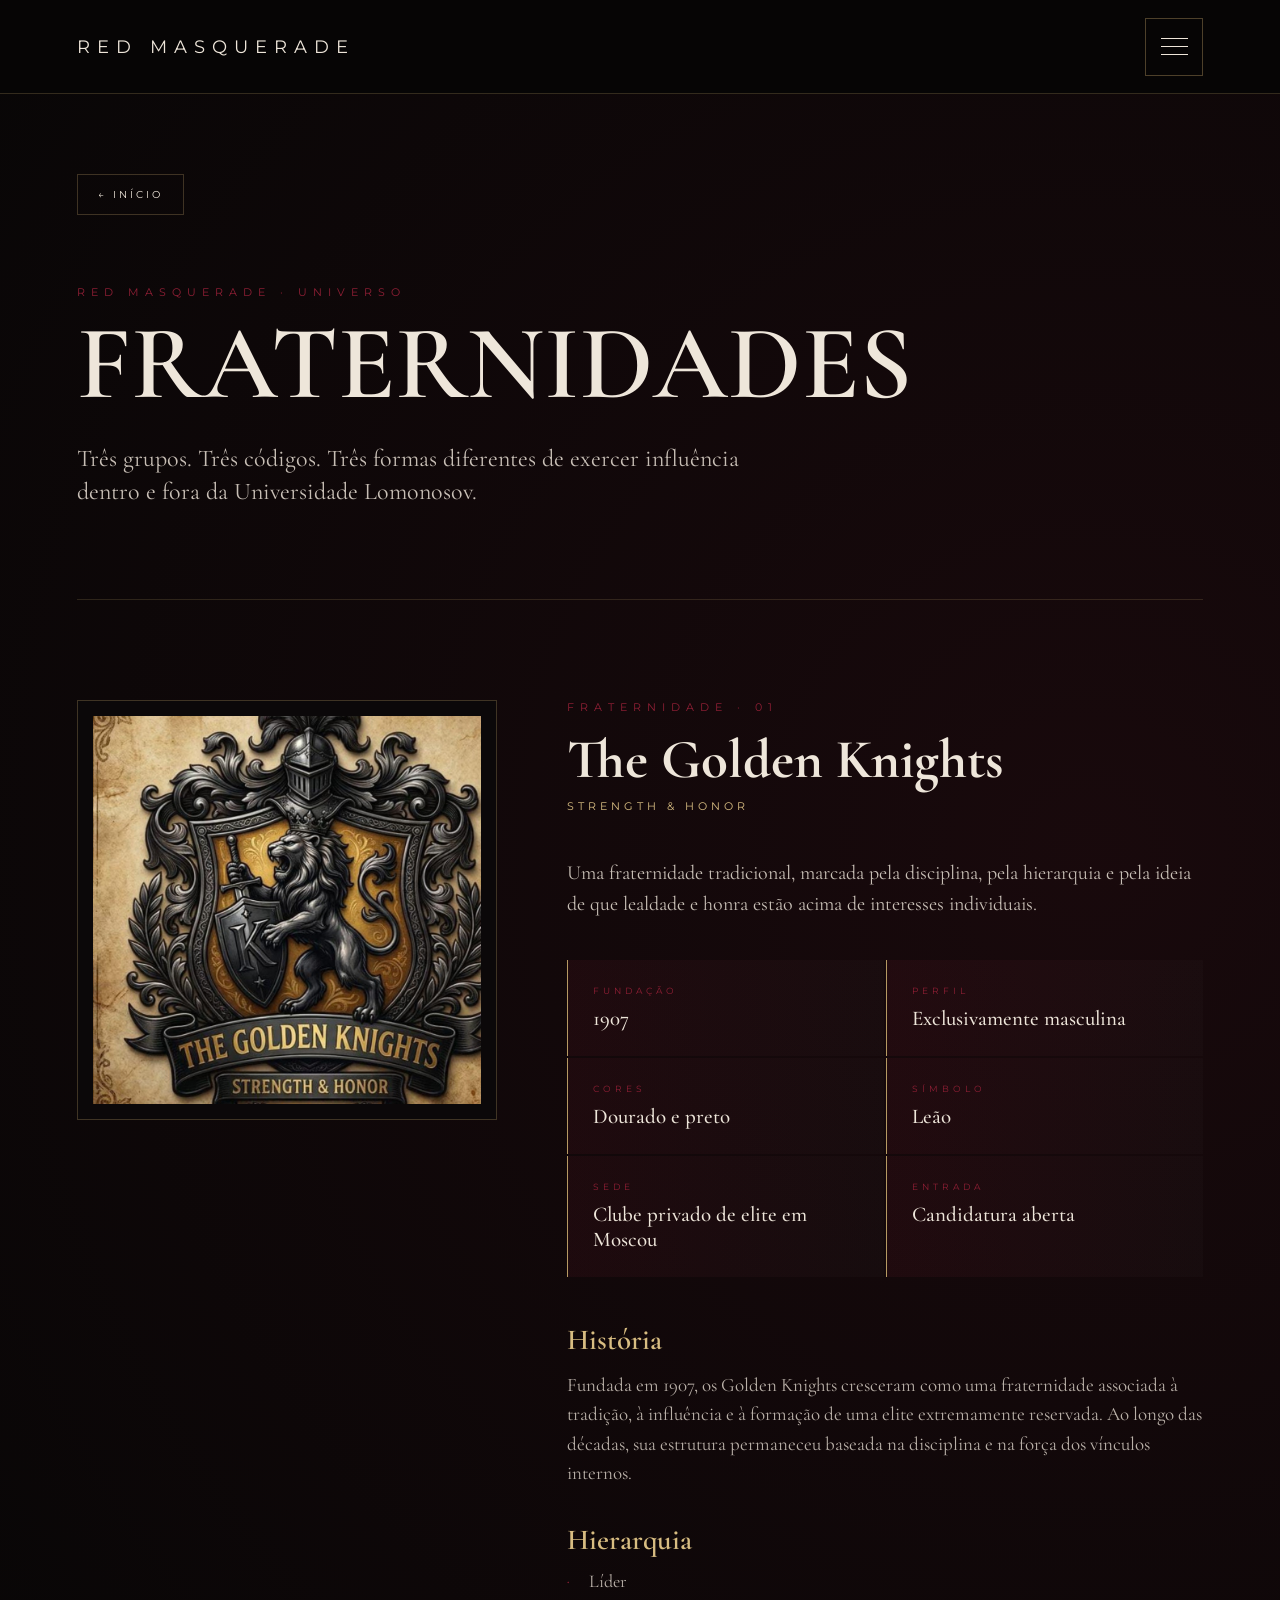
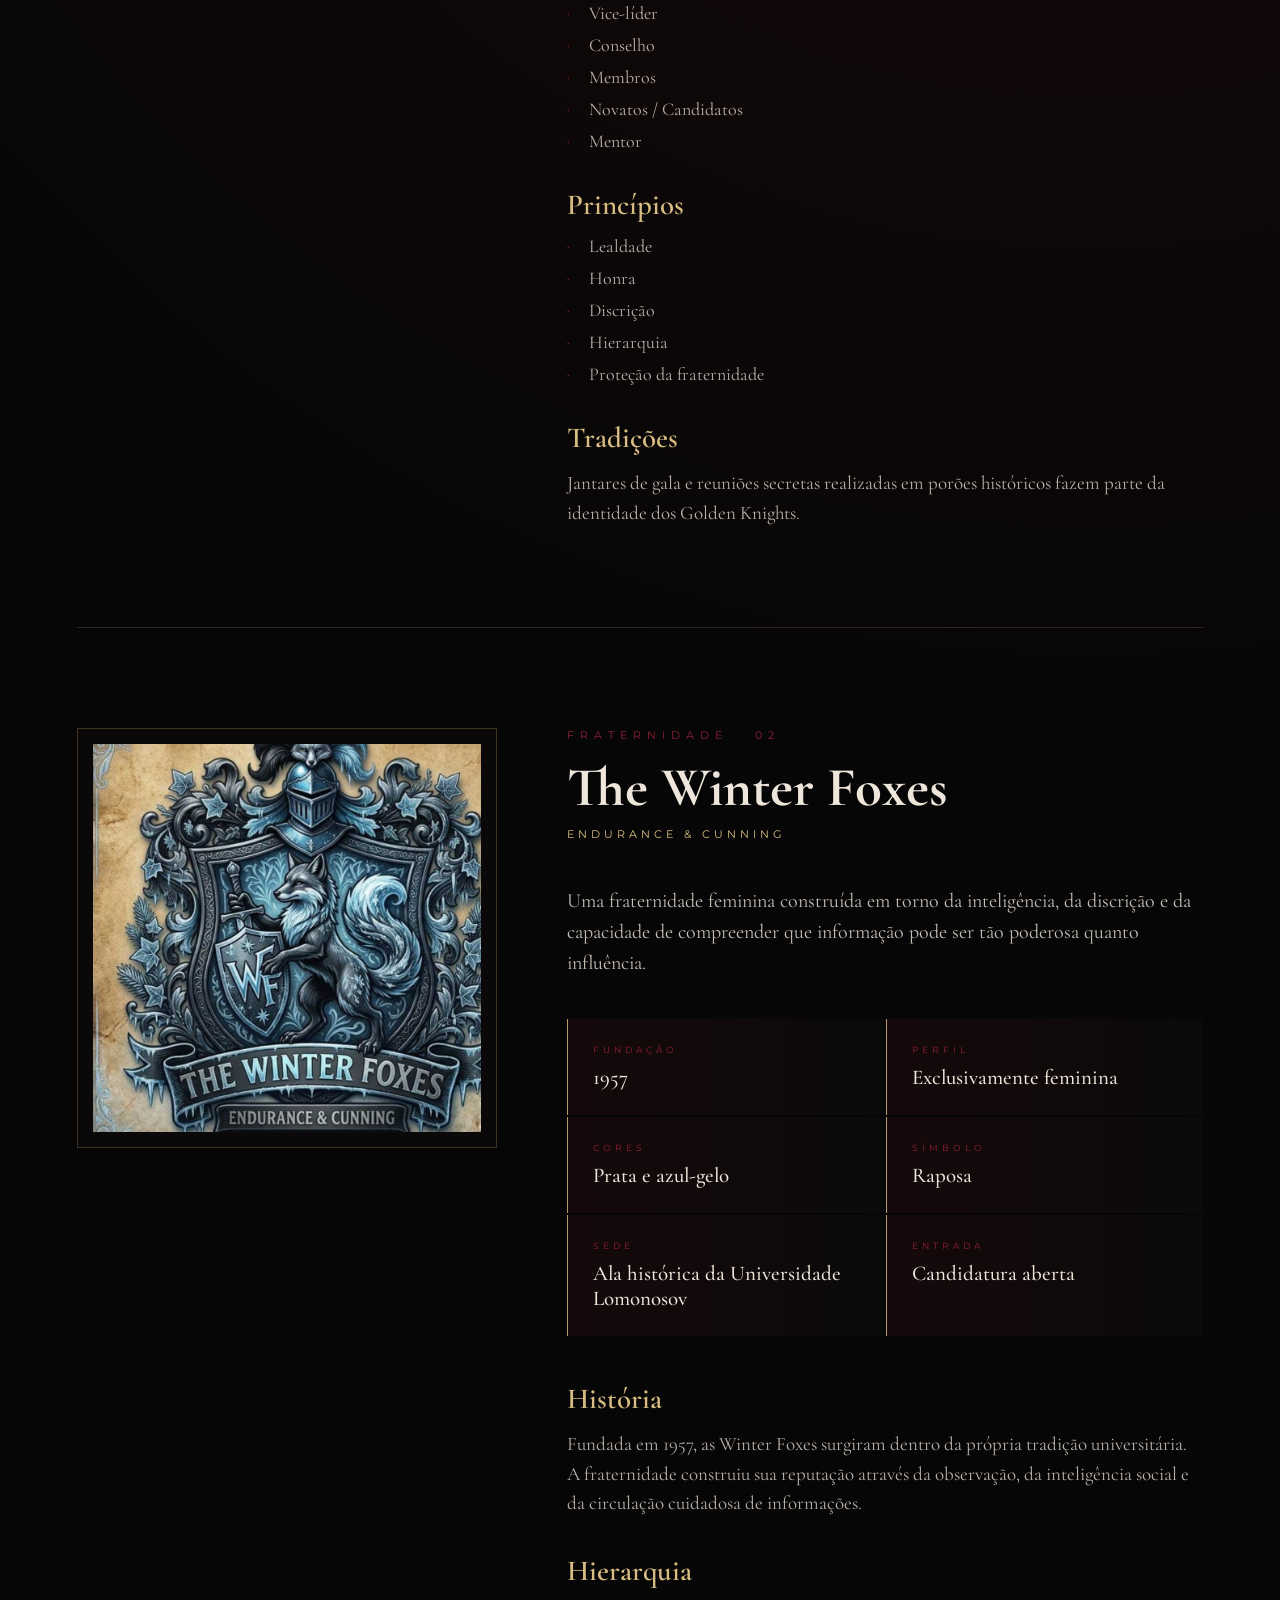
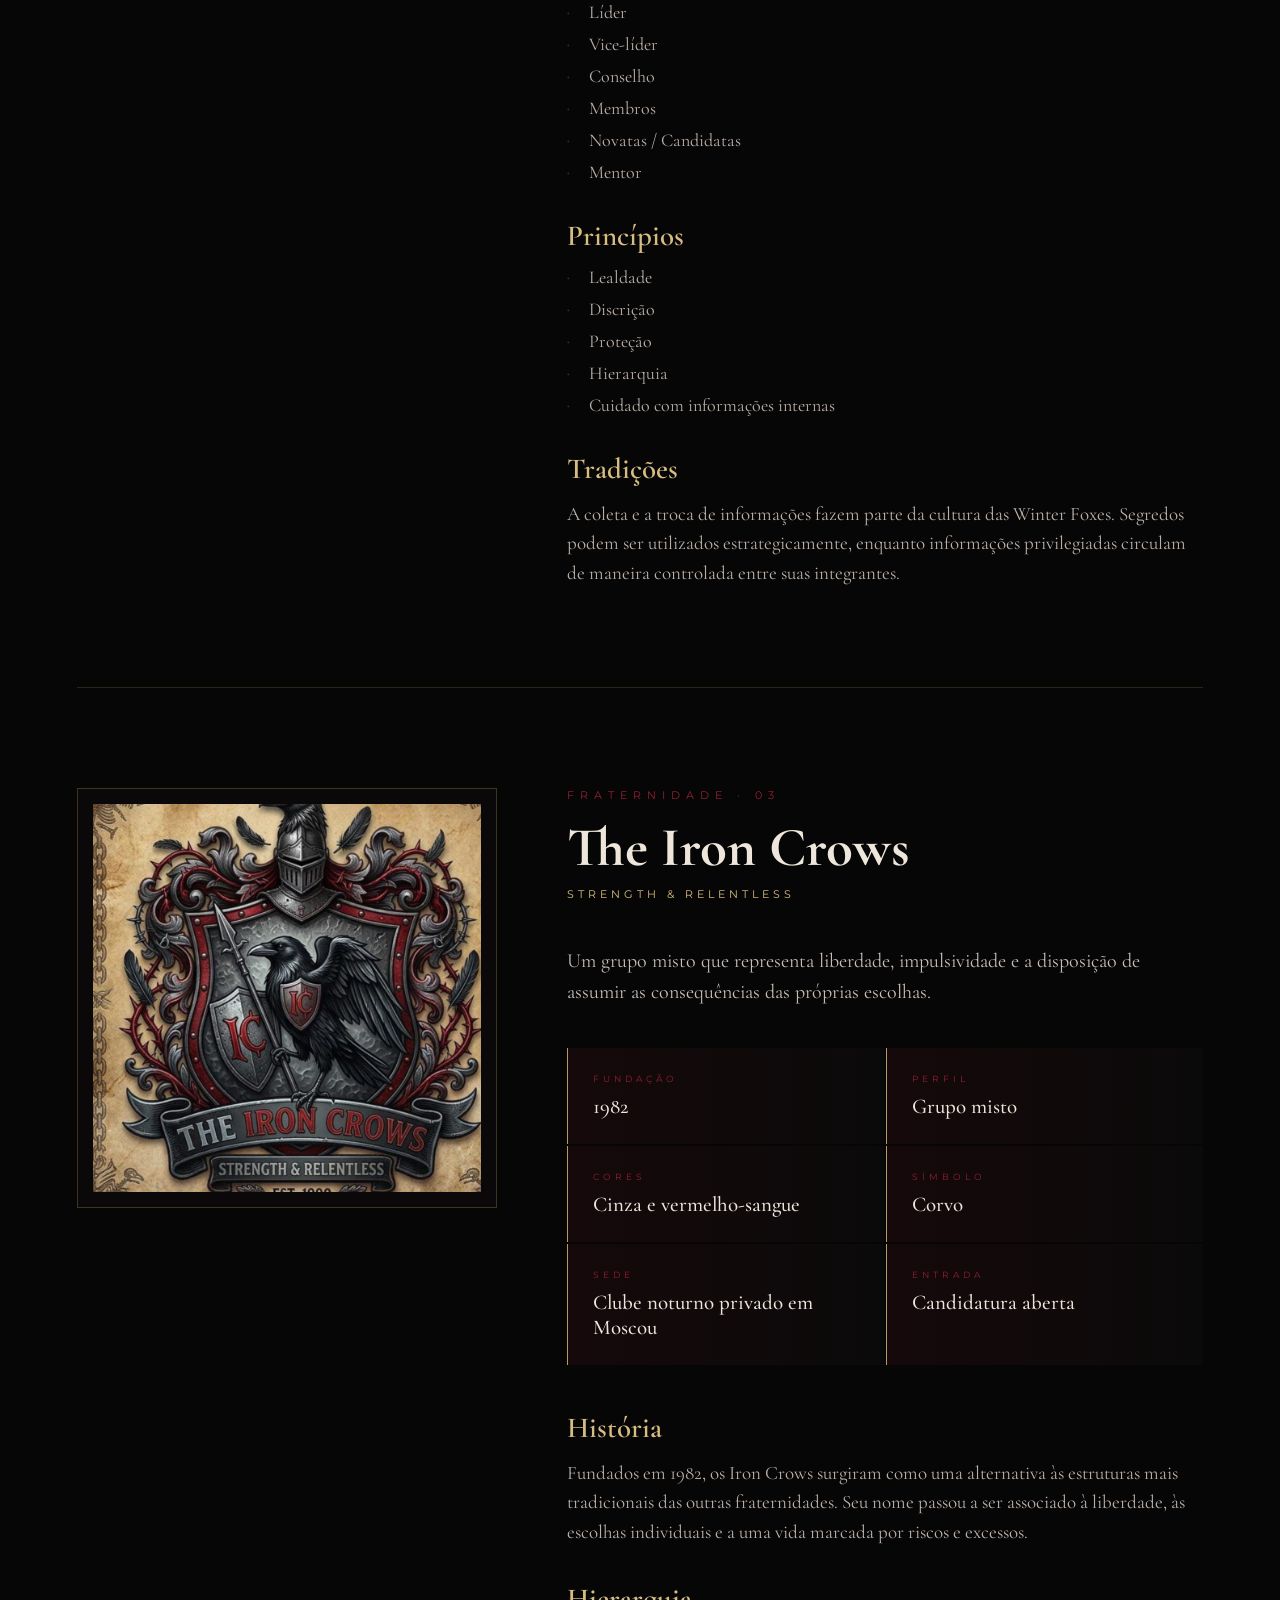
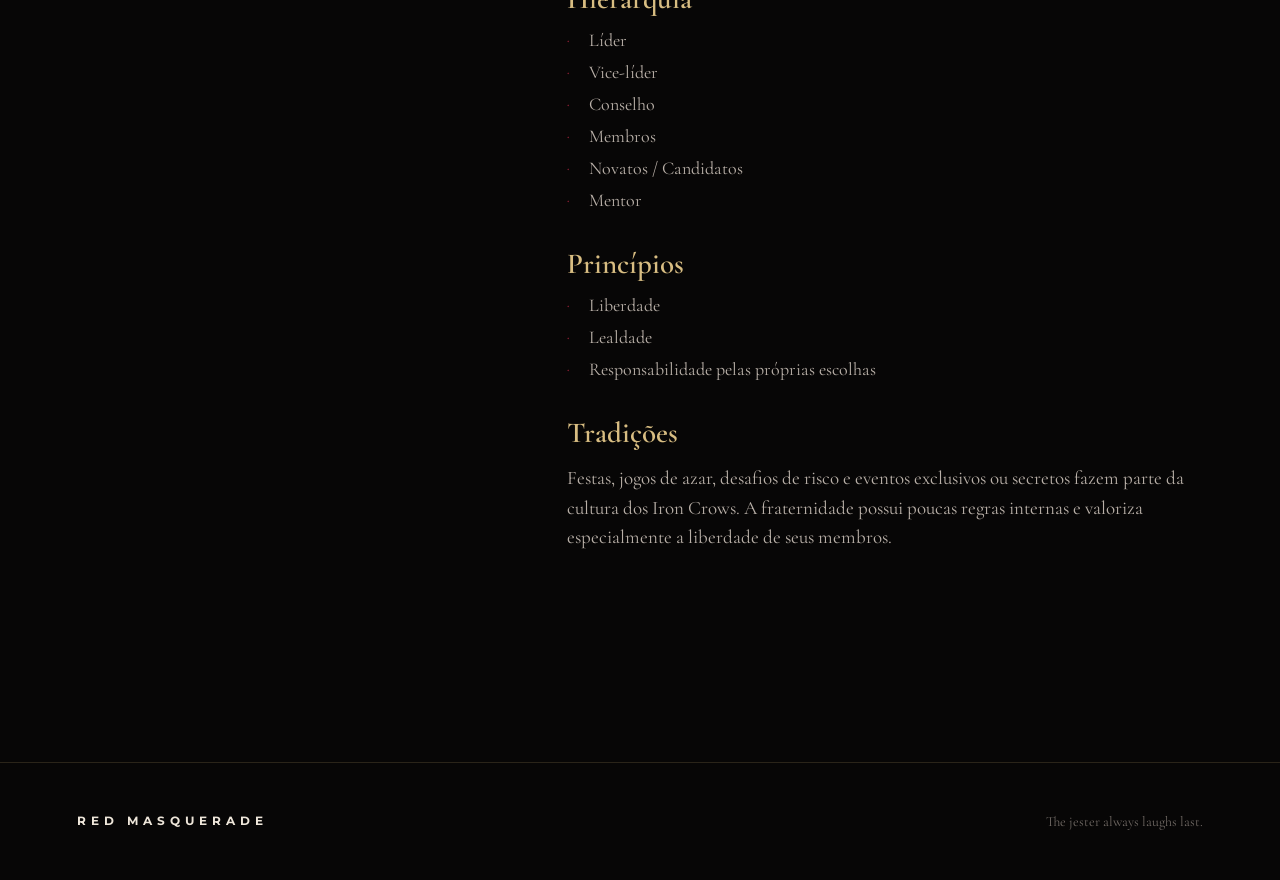
<file: fraternidades.html>
<!DOCTYPE html>
<html lang="pt-BR">
<head>
<meta charset="UTF-8">
<meta name="viewport" content="width=device-width, initial-scale=1.0">
<meta name="theme-color" content="#070606">

<title>Fraternidades — Red Masquerade</title>

<style>
@import url('https://fonts.googleapis.com/css2?family=Cormorant+Garamond:wght@400;500;600;700&family=Montserrat:wght@300;400;500;600&display=swap');

:root{
    --black:#070606;
    --black2:#0d090b;
    --wine:#260b12;
    --red:#8f1f35;
    --gold:#b69a63;
    --gold2:#d8bd82;
    --cream:#eee6da;
    --muted:#aaa19a;
}

*{
    box-sizing:border-box;
    margin:0;
    padding:0;
}

html{
    scroll-behavior:smooth;
}

body{
    background:
        radial-gradient(circle at 85% 15%,rgba(143,31,53,.13),transparent 30%),
        var(--black);
    color:var(--cream);
    font-family:'Cormorant Garamond',serif;
}

a{
    color:inherit;
    text-decoration:none;
}

/* HEADER */

header{
    height:94px;
    border-bottom:1px solid rgba(182,154,99,.25);
    display:flex;
    align-items:center;
    justify-content:space-between;
    padding:0 6%;
    position:sticky;
    top:0;
    z-index:50;
    background:rgba(7,6,6,.95);
    backdrop-filter:blur(12px);
}

.logo{
    font-family:'Montserrat',sans-serif;
    font-size:18px;
    letter-spacing:7px;
}

.menu{
    width:58px;
    height:58px;
    border:1px solid rgba(182,154,99,.4);
    display:flex;
    flex-direction:column;
    align-items:center;
    justify-content:center;
    gap:7px;
}

.menu span{
    width:27px;
    height:1px;
    background:var(--cream);
}

/* PAGE */

.page{
    padding:80px 6% 110px;
}

.back{
    display:inline-block;
    border:1px solid rgba(182,154,99,.3);
    padding:13px 20px;
    font-family:'Montserrat',sans-serif;
    font-size:10px;
    letter-spacing:3px;
    margin-bottom:70px;
    transition:.3s;
}

.back:hover{
    border-color:var(--gold);
    color:var(--gold2);
}

.eyebrow{
    color:var(--red);
    font-family:'Montserrat',sans-serif;
    font-size:11px;
    letter-spacing:6px;
    margin-bottom:18px;
}

h1{
    font-size:clamp(55px,9vw,105px);
    line-height:.9;
    font-weight:600;
    text-transform:uppercase;
    margin-bottom:30px;
}

.intro{
    max-width:700px;
    color:#c7beb5;
    font-size:24px;
    line-height:1.4;
    margin-bottom:90px;
}

/* FRATERNITY */

.fraternity{
    border-top:1px solid rgba(182,154,99,.2);
    padding:100px 0;
}

.fraternity-grid{
    display:grid;
    grid-template-columns:420px 1fr;
    gap:70px;
    align-items:start;
}

.emblem{
    border:1px solid rgba(182,154,99,.3);
    background:#0b0809;
    padding:15px;
    position:sticky;
    top:125px;
}

.emblem img{
    width:100%;
    display:block;
    aspect-ratio:1/1;
    object-fit:cover;
}

.fraternity-content{
    min-width:0;
}

.fraternity-name{
    font-size:55px;
    line-height:1;
    margin-bottom:12px;
}

.motto{
    color:var(--gold2);
    font-family:'Montserrat',sans-serif;
    font-size:11px;
    letter-spacing:4px;
    margin-bottom:45px;
}

.description{
    color:#c7beb5;
    font-size:20px;
    line-height:1.55;
    margin-bottom:40px;
    max-width:700px;
}

/* DETAILS */

.details{
    display:grid;
    grid-template-columns:repeat(2,1fr);
    gap:2px;
    margin-bottom:45px;
}

.detail{
    padding:25px;
    border-left:1px solid var(--gold);
    background:linear-gradient(
        90deg,
        rgba(143,31,53,.10),
        rgba(255,255,255,.015)
    );
}

.detail small{
    display:block;
    color:var(--red);
    font-family:'Montserrat',sans-serif;
    font-size:9px;
    letter-spacing:4px;
    margin-bottom:10px;
}

.detail strong{
    font-size:21px;
    font-weight:500;
}

/* TEXT BLOCKS */

.block{
    margin-top:35px;
}

.block h3{
    color:var(--gold2);
    font-size:29px;
    font-weight:600;
    margin-bottom:13px;
}

.block p{
    color:#b9b0a8;
    font-size:19px;
    line-height:1.55;
}

.block ul{
    list-style:none;
    display:grid;
    gap:10px;
}

.block li{
    color:#b9b0a8;
    font-size:18px;
    padding-left:22px;
    position:relative;
}

.block li:before{
    content:"◆";
    position:absolute;
    left:0;
    color:var(--red);
    font-size:8px;
    top:7px;
}

/* FOOTER */

footer{
    border-top:1px solid rgba(182,154,99,.2);
    padding:50px 6%;
    display:flex;
    justify-content:space-between;
    flex-wrap:wrap;
    gap:25px;
}

footer strong{
    font-family:'Montserrat',sans-serif;
    font-size:12px;
    letter-spacing:5px;
}

footer p{
    color:#706964;
    font-size:14px;
}

/* MOBILE */

@media(max-width:850px){

    header{
        height:82px;
        padding:0 5%;
    }

    .logo{
        font-size:14px;
        letter-spacing:5px;
    }

    .page{
        padding:55px 5% 80px;
    }

    .back{
        margin-bottom:50px;
    }

    h1{
        font-size:58px;
    }

    .intro{
        font-size:21px;
        margin-bottom:60px;
    }

    .fraternity{
        padding:70px 0;
    }

    .fraternity-grid{
        grid-template-columns:1fr;
        gap:40px;
    }

    .emblem{
        position:static;
        max-width:500px;
        margin:auto;
    }

    .fraternity-name{
        font-size:43px;
    }

    .details{
        grid-template-columns:1fr;
    }

    .block p,
    .block li{
        font-size:17px;
    }
}
</style>
</head>

<body>

<header>

    <a href="index.html" class="logo">
        RED MASQUERADE
    </a>

    <div class="menu">
        <span></span>
        <span></span>
        <span></span>
    </div>

</header>


<main class="page">

    <a href="index.html" class="back">
        ← INÍCIO
    </a>

    <div class="eyebrow">
        RED MASQUERADE · UNIVERSO
    </div>

    <h1>
        Fraternidades
    </h1>

    <p class="intro">
        Três grupos. Três códigos. Três formas diferentes
        de exercer influência dentro e fora da Universidade
        Lomonosov.
    </p>


    <!-- ==================================================
         GOLDEN KNIGHTS
    =================================================== -->

    <section class="fraternity" id="golden-knights">

        <div class="fraternity-grid">

            <div class="emblem">

                <img
                    src="img/Golden_Knights_escudo_v2.jpg"
                    alt="Escudo The Golden Knights"
                >

            </div>


            <div class="fraternity-content">

                <div class="eyebrow">
                    FRATERNIDADE · 01
                </div>

                <h2 class="fraternity-name">
                    The Golden Knights
                </h2>

                <div class="motto">
                    STRENGTH &amp; HONOR
                </div>

                <p class="description">
                    Uma fraternidade tradicional, marcada pela
                    disciplina, pela hierarquia e pela ideia de
                    que lealdade e honra estão acima de interesses
                    individuais.
                </p>


                <div class="details">

                    <div class="detail">
                        <small>FUNDAÇÃO</small>
                        <strong>1907</strong>
                    </div>

                    <div class="detail">
                        <small>PERFIL</small>
                        <strong>Exclusivamente masculina</strong>
                    </div>

                    <div class="detail">
                        <small>CORES</small>
                        <strong>Dourado e preto</strong>
                    </div>

                    <div class="detail">
                        <small>SÍMBOLO</small>
                        <strong>Leão</strong>
                    </div>

                    <div class="detail">
                        <small>SEDE</small>
                        <strong>Clube privado de elite em Moscou</strong>
                    </div>

                    <div class="detail">
                        <small>ENTRADA</small>
                        <strong>Candidatura aberta</strong>
                    </div>

                </div>


                <div class="block">

                    <h3>História</h3>

                    <p>
                        Fundada em 1907, os Golden Knights cresceram
                        como uma fraternidade associada à tradição,
                        à influência e à formação de uma elite
                        extremamente reservada. Ao longo das décadas,
                        sua estrutura permaneceu baseada na disciplina
                        e na força dos vínculos internos.
                    </p>

                </div>


                <div class="block">

                    <h3>Hierarquia</h3>

                    <ul>
                        <li>Líder</li>
                        <li>Vice-líder</li>
                        <li>Conselho</li>
                        <li>Membros</li>
                        <li>Novatos / Candidatos</li>
                        <li>Mentor</li>
                    </ul>

                </div>


                <div class="block">

                    <h3>Princípios</h3>

                    <ul>
                        <li>Lealdade</li>
                        <li>Honra</li>
                        <li>Discrição</li>
                        <li>Hierarquia</li>
                        <li>Proteção da fraternidade</li>
                    </ul>

                </div>


                <div class="block">

                    <h3>Tradições</h3>

                    <p>
                        Jantares de gala e reuniões secretas realizadas
                        em porões históricos fazem parte da identidade
                        dos Golden Knights.
                    </p>

                </div>

            </div>

        </div>

    </section>


    <!-- ==================================================
         WINTER FOXES
    =================================================== -->

    <section class="fraternity" id="winter-foxes">

        <div class="fraternity-grid">

            <div class="emblem">

                <img
                    src="img/Winter_Foxes_escudo_v2.jpg"
                    alt="Escudo The Winter Foxes"
                >

            </div>


            <div class="fraternity-content">

                <div class="eyebrow">
                    FRATERNIDADE · 02
                </div>

                <h2 class="fraternity-name">
                    The Winter Foxes
                </h2>

                <div class="motto">
                    ENDURANCE &amp; CUNNING
                </div>

                <p class="description">
                    Uma fraternidade feminina construída em torno
                    da inteligência, da discrição e da capacidade
                    de compreender que informação pode ser tão
                    poderosa quanto influência.
                </p>


                <div class="details">

                    <div class="detail">
                        <small>FUNDAÇÃO</small>
                        <strong>1957</strong>
                    </div>

                    <div class="detail">
                        <small>PERFIL</small>
                        <strong>Exclusivamente feminina</strong>
                    </div>

                    <div class="detail">
                        <small>CORES</small>
                        <strong>Prata e azul-gelo</strong>
                    </div>

                    <div class="detail">
                        <small>SÍMBOLO</small>
                        <strong>Raposa</strong>
                    </div>

                    <div class="detail">
                        <small>SEDE</small>
                        <strong>Ala histórica da Universidade Lomonosov</strong>
                    </div>

                    <div class="detail">
                        <small>ENTRADA</small>
                        <strong>Candidatura aberta</strong>
                    </div>

                </div>


                <div class="block">

                    <h3>História</h3>

                    <p>
                        Fundada em 1957, as Winter Foxes surgiram
                        dentro da própria tradição universitária.
                        A fraternidade construiu sua reputação
                        através da observação, da inteligência
                        social e da circulação cuidadosa de
                        informações.
                    </p>

                </div>


                <div class="block">

                    <h3>Hierarquia</h3>

                    <ul>
                        <li>Líder</li>
                        <li>Vice-líder</li>
                        <li>Conselho</li>
                        <li>Membros</li>
                        <li>Novatas / Candidatas</li>
                        <li>Mentor</li>
                    </ul>

                </div>


                <div class="block">

                    <h3>Princípios</h3>

                    <ul>
                        <li>Lealdade</li>
                        <li>Discrição</li>
                        <li>Proteção</li>
                        <li>Hierarquia</li>
                        <li>Cuidado com informações internas</li>
                    </ul>

                </div>


                <div class="block">

                    <h3>Tradições</h3>

                    <p>
                        A coleta e a troca de informações fazem parte
                        da cultura das Winter Foxes. Segredos podem
                        ser utilizados estrategicamente, enquanto
                        informações privilegiadas circulam de maneira
                        controlada entre suas integrantes.
                    </p>

                </div>

            </div>

        </div>

    </section>


    <!-- ==================================================
         IRON CROWS
    =================================================== -->

    <section class="fraternity" id="iron-crows">

        <div class="fraternity-grid">

            <div class="emblem">

                <img
                    src="img/Iron_Crows_escudo_v2.jpg"
                    alt="Escudo The Iron Crows"
                >

            </div>


            <div class="fraternity-content">

                <div class="eyebrow">
                    FRATERNIDADE · 03
                </div>

                <h2 class="fraternity-name">
                    The Iron Crows
                </h2>

                <div class="motto">
                    STRENGTH &amp; RELENTLESS
                </div>

                <p class="description">
                    Um grupo misto que representa liberdade,
                    impulsividade e a disposição de assumir as
                    consequências das próprias escolhas.
                </p>


                <div class="details">

                    <div class="detail">
                        <small>FUNDAÇÃO</small>
                        <strong>1982</strong>
                    </div>

                    <div class="detail">
                        <small>PERFIL</small>
                        <strong>Grupo misto</strong>
                    </div>

                    <div class="detail">
                        <small>CORES</small>
                        <strong>Cinza e vermelho-sangue</strong>
                    </div>

                    <div class="detail">
                        <small>SÍMBOLO</small>
                        <strong>Corvo</strong>
                    </div>

                    <div class="detail">
                        <small>SEDE</small>
                        <strong>Clube noturno privado em Moscou</strong>
                    </div>

                    <div class="detail">
                        <small>ENTRADA</small>
                        <strong>Candidatura aberta</strong>
                    </div>

                </div>


                <div class="block">

                    <h3>História</h3>

                    <p>
                        Fundados em 1982, os Iron Crows surgiram
                        como uma alternativa às estruturas mais
                        tradicionais das outras fraternidades.
                        Seu nome passou a ser associado à liberdade,
                        às escolhas individuais e a uma vida marcada
                        por riscos e excessos.
                    </p>

                </div>


                <div class="block">

                    <h3>Hierarquia</h3>

                    <ul>
                        <li>Líder</li>
                        <li>Vice-líder</li>
                        <li>Conselho</li>
                        <li>Membros</li>
                        <li>Novatos / Candidatos</li>
                        <li>Mentor</li>
                    </ul>

                </div>


                <div class="block">

                    <h3>Princípios</h3>

                    <ul>
                        <li>Liberdade</li>
                        <li>Lealdade</li>
                        <li>Responsabilidade pelas próprias escolhas</li>
                    </ul>

                </div>


                <div class="block">

                    <h3>Tradições</h3>

                    <p>
                        Festas, jogos de azar, desafios de risco e
                        eventos exclusivos ou secretos fazem parte
                        da cultura dos Iron Crows. A fraternidade
                        possui poucas regras internas e valoriza
                        especialmente a liberdade de seus membros.
                    </p>

                </div>

            </div>

        </div>

    </section>

</main>


<footer>

    <strong>RED MASQUERADE</strong>

    <p>
        The jester always laughs last.
    </p>

</footer>

</body>
</html>
</file>
